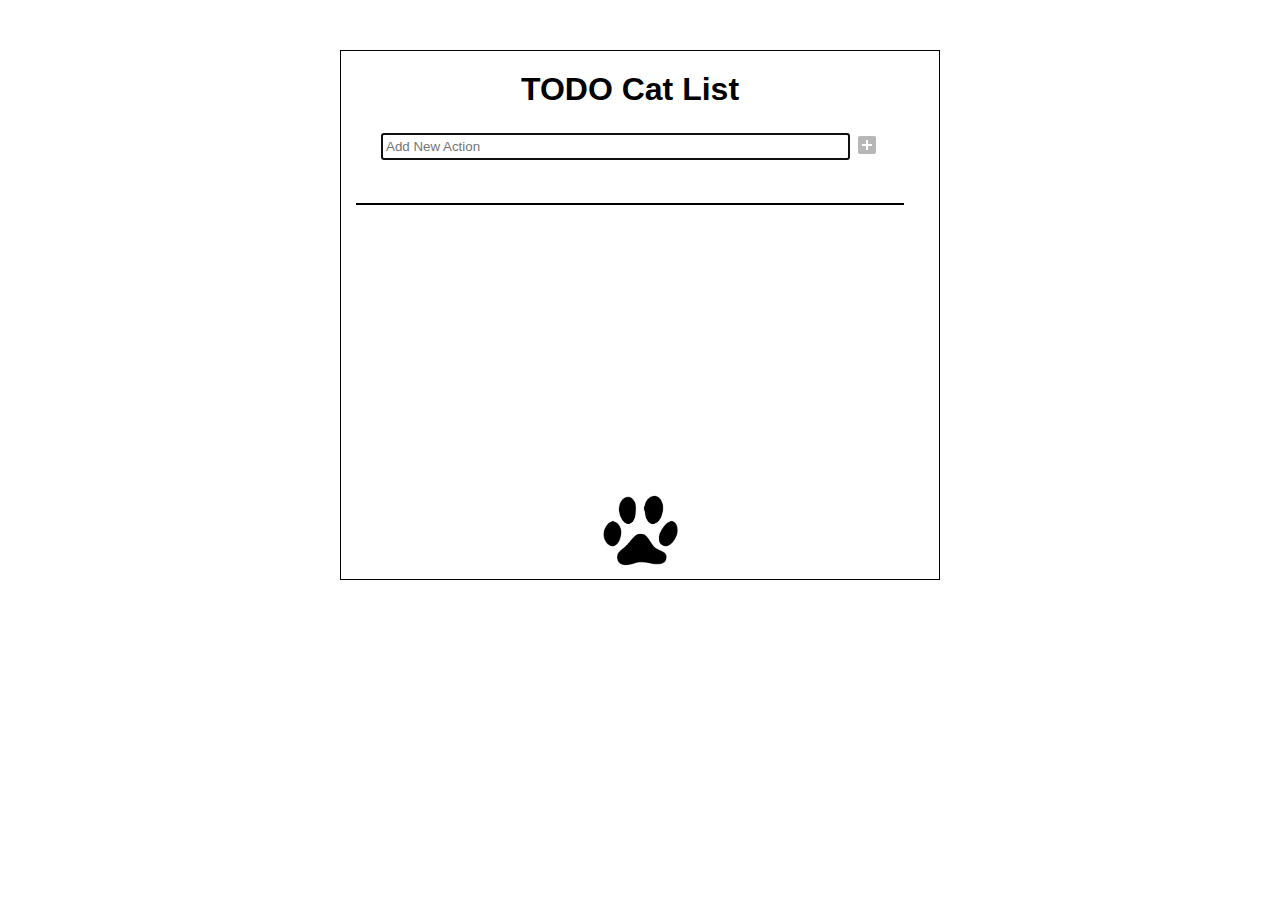
<file: FE_9_11_homework_dom/homework/index.html>
<!DOCTYPE html>
<html lang="en">
<head>
  <meta charset="UTF-8">
  <title>Homework 11 - TODO Cat List</title>
  <link rel="stylesheet" href="./assets/material-icons/material-icons.css">
  <link rel="stylesheet" href="./assets/styles.css">
</head>
<body>
  <div id="root"></div>

  <script src="./src/app.js"></script>
</body>
</html>
</file>
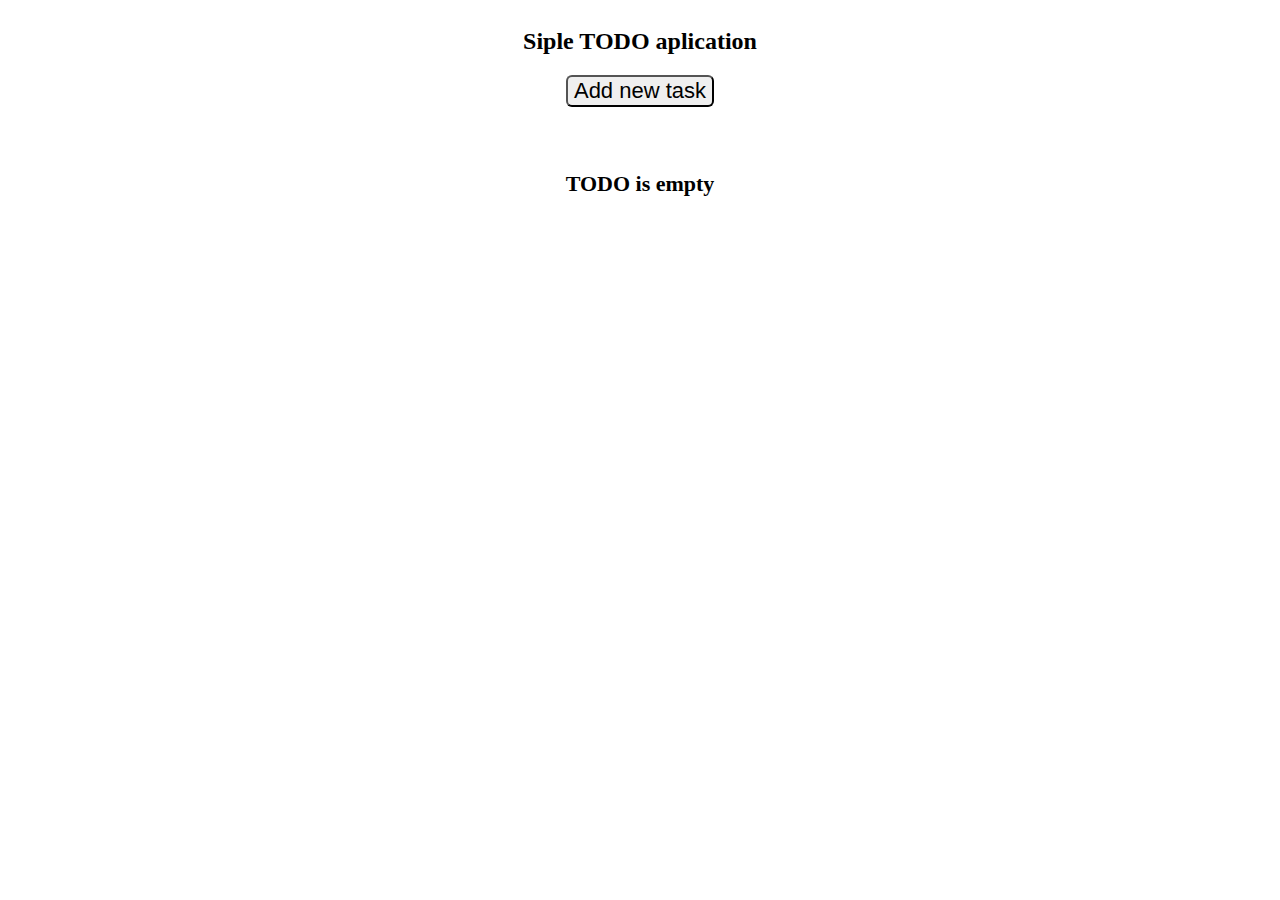
<file: FE_9_12_homework_bom/homework/index.html>
<!DOCTYPE html>
<html lang="en">

<head>
  <meta charset="UTF-8">
  <title>Homework 12 - Simple TODO List</title>
  <link rel="stylesheet" href="./assets/styles.css">
</head>

<body>
  <div id="root">
    <section id="todo-lists" class="active">
      <h2>
        Siple TODO aplication
      </h2>
      <button id="add-new-task">
        Add new task
      </button>
      <ul id="todo-list">
      </ul>
      <ul id="done-list">
      </ul>
      <h3 id="massege">
        TODO is empty
      </h3>
    </section>
    <section id="add">
      <h2>
        Add task
      </h2>
      <input type="text" id="add-task">
      <div class="button-holder">
        <button id="cancel-add">
          Cancel
        </button>
        <button id="save-add">
          Save changes
        </button>
      </div>
    </section>
    <section id="modify">
      <h2>
        Modify item
      </h2>
      <input type="text" id="modify-task">
      <div class="button-holder">
        <button id="cancel-modify">
          Cancel
        </button>
        <button id="save-modify">
          Save changes
        </button>
      </div>
    </section>
  </div>
  <script src="./src/app.js"></script>
</body>

</html>
</file>
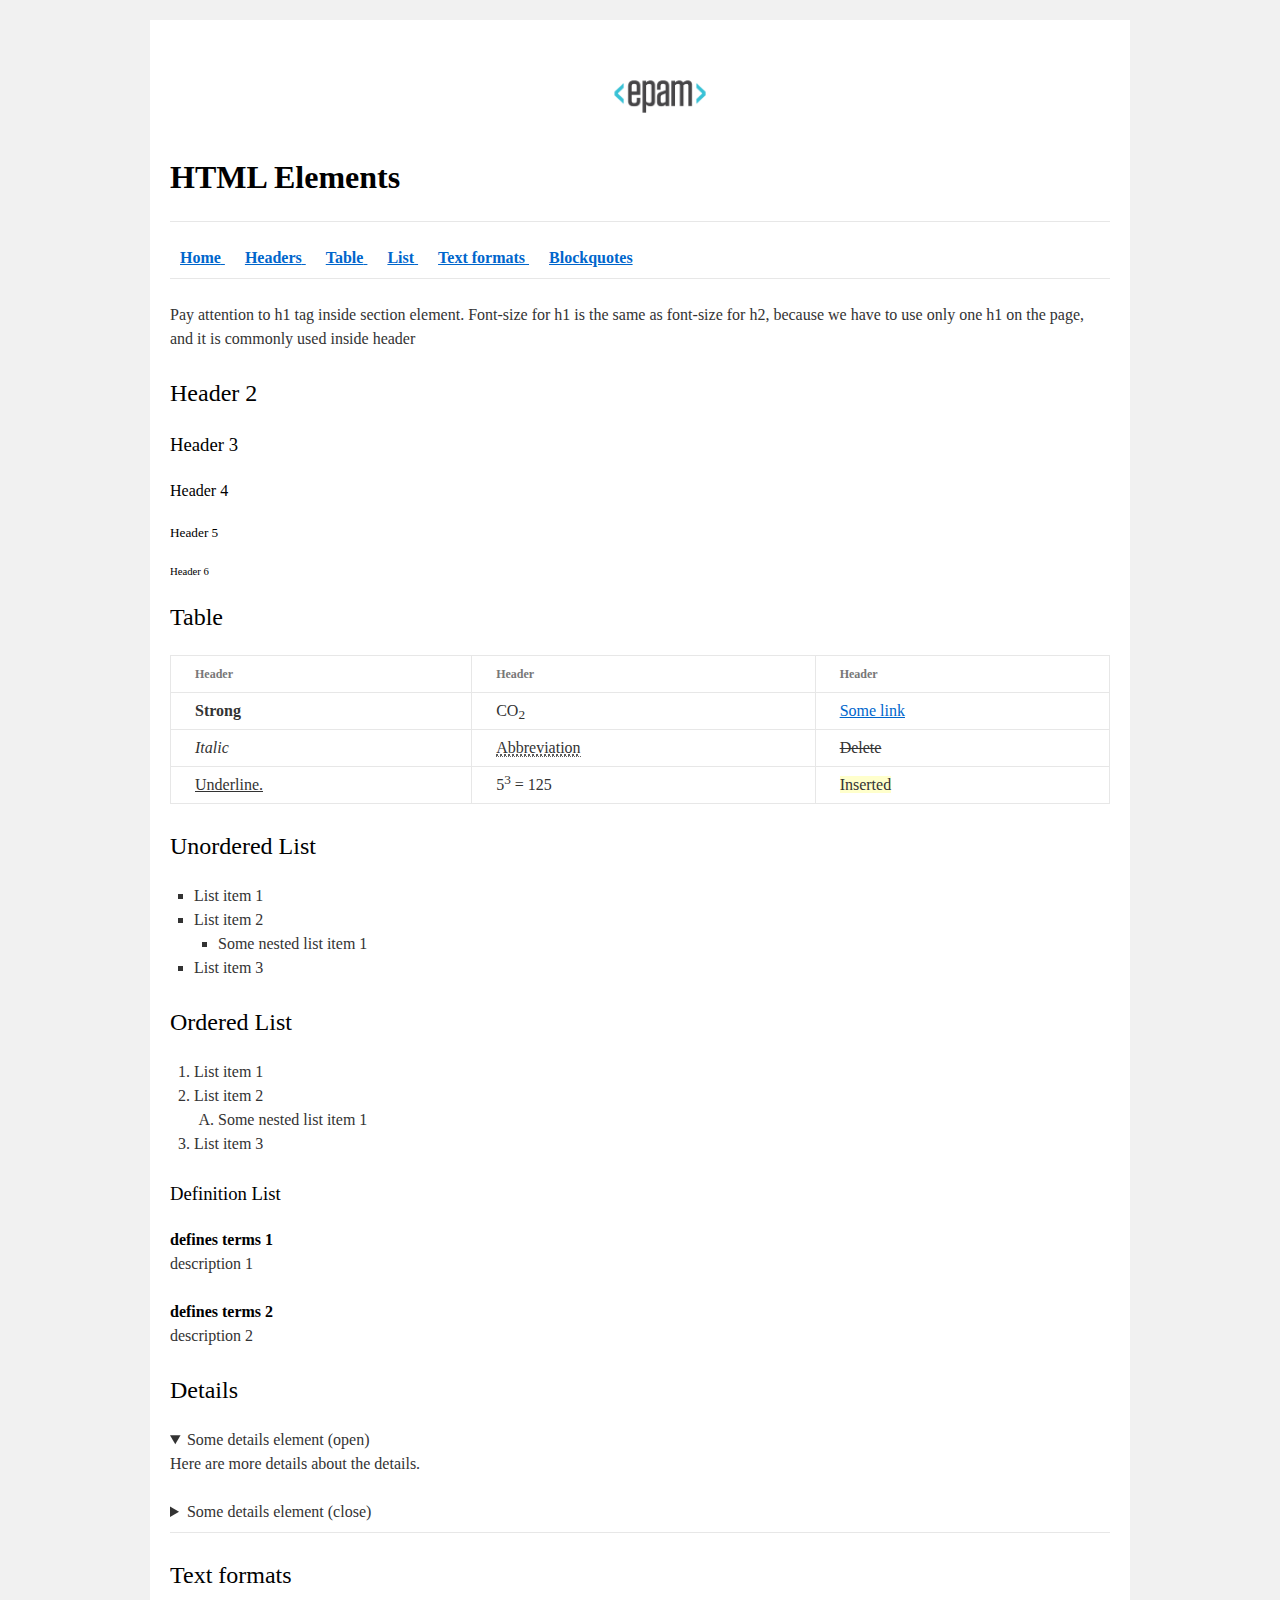
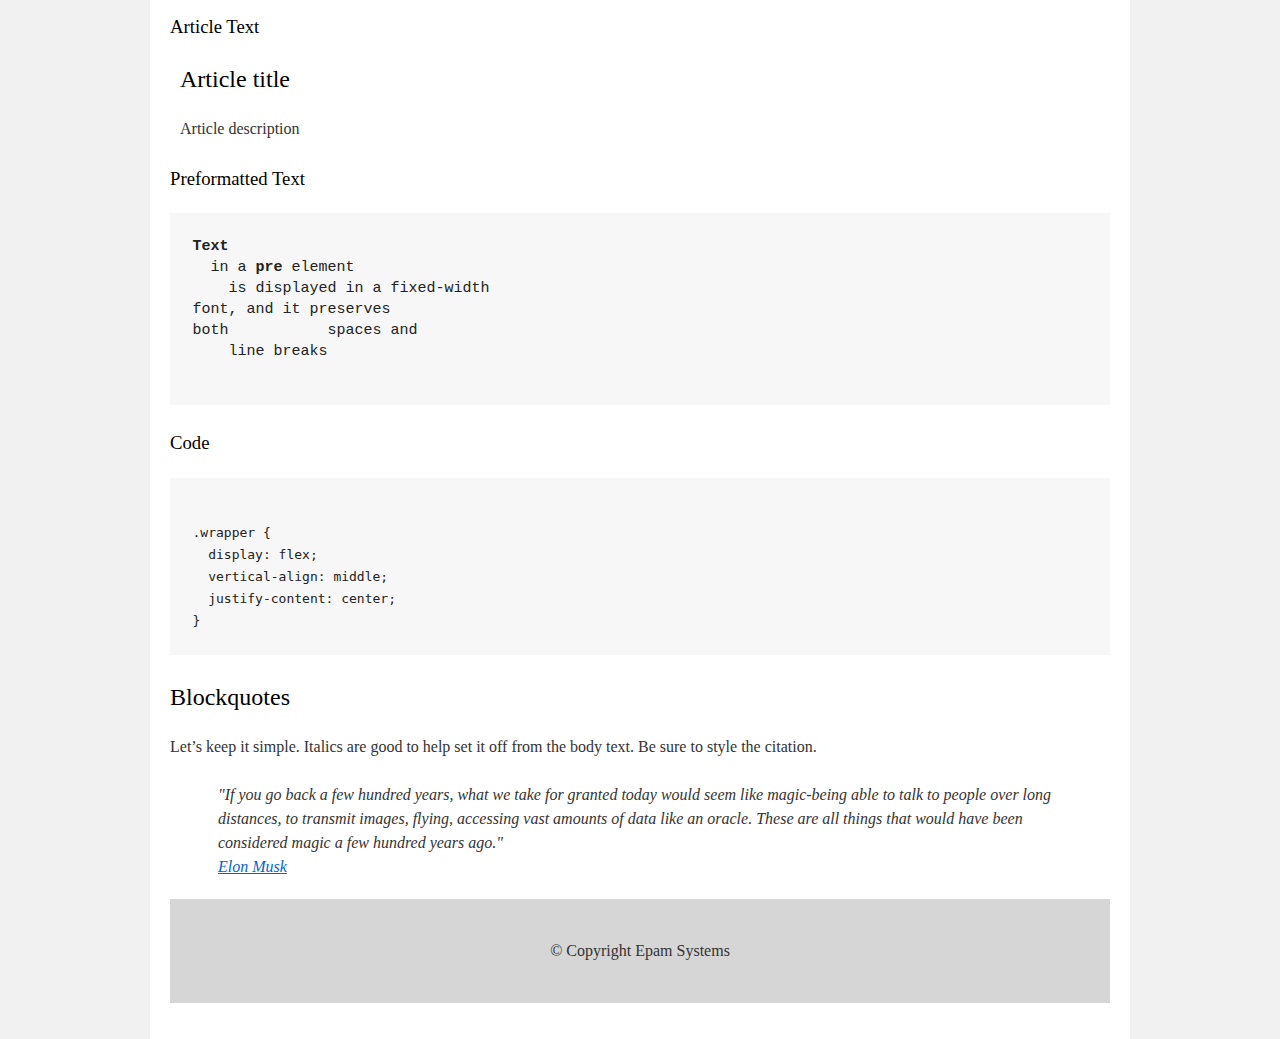
<file: FE_9_1_homework_ html-basics/homework/index.html>
<!DOCTYPE html>
<html>

<head>
  <meta charset="utf-8">
  <title>HTML Basics</title>
  <link rel="stylesheet" href="style.css">
</head>

<body>
  <div id="wrapper">
    <div id="main">
      <div id="container">
        <div id="content" role="main">

          <header>
            <img src="logo.png" alt="logoIMG">
            <h1>
              <b>HTML Elements</b>
            </h1>
            <hr>
            <nav>
              <a href="#">
                <b>Home</b>
              </a>
              <a href="#headers">
                <b>Headers</b>
              </a>
              <a href="#table">
                <b>Table</b>
              </a>
              <a href="#list">
                <b>List</b>
              </a>
              <a href="#text-formats">
                <b>Text formats</b>
              </a>
              <a href="#blockquotes">
                <b>Blockquotes</b>
              </a>
            </nav>
            <hr>
          </header>

          <main>
            <p>Pay attention to h1 tag inside section element. Font-size for h1 is the same as font-size for h2, because we
              have to use only one h1 on the page, and it is commonly used inside header
            </p>

            <div id="headers">
              <h2>Header 2</h2>
              <h3>Header 3</h3>
              <h4>Header 4</h4>
              <h5>Header 5</h5>
              <h6>Header 6</h6>
            </div>

            <div id="table">
              <h2>Table</h2>
              <table>
                <thead>
                  <tr>
                    <th>Header</th>
                    <th>Header</th>
                    <th>Header</th>
                  </tr>
                </thead>
                <tbody>
                  <tr>
                    <td>
                      <strong>Strong</strong>
                    </td>
                    <td>CO<sub>2</sub>
                    </td>
                    <td>
                      <a href="#">Some link</a>
                    </td>
                  </tr>
                  <tr>
                    <td>
                      <i>Italic</i>
                    </td>
                    <td>
                      <abbr title="some abbreviation">Abbreviation</abbr>
                    </td>
                    <td>
                      <del>Delete</del>
                    </td>
                  </tr>
                  <tr>
                    <td>
                      <u>Underline.</u>
                    </td>
                    <td>5<sup>3</sup> = 125</td>
                    <td>
                      <ins>Inserted</ins>
                    </td>
                  </tr>
                </tbody>
              </table>
            </div>

            <div id="list">
              <h2>Unordered List</h2>
              <ul>
                <li>List item 1</li>
                <li>List item 2
                  <ul>
                    <li>Some nested list item 1</li>
                  </ul>
                </li>
                <li>List item 3</li>
              </ul>
              <h2>Ordered List</h2>
              <ol>
                <li>List item 1</li>
                <li>List item 2
                  <ol>
                    <li>Some nested list item 1</li>
                  </ol>
                </li>
                <li>List item 3</li>
              </ol>
              <h3>Definition List</h3>
              <dl>
                <dt>defines terms 1</dt>
                <dd>description 1</dd>
                <dt>defines terms 2</dt>
                <dd>description 2</dd>
              </dl>
            </div>

            <h2>Details</h2>
            <details open>
              <summary>Some details element (open)</summary>
              <p>Here are more details about the details.</p>
            </details>
            <details>
              <summary>Some details element (close)</summary>
              <p>Here are more details about the details.</p>
            </details>
            <hr>

            <div id="text-formats">
              <h2>Text formats</h2>
              <h3>Article Text</h3>
              <article>
                <h2>Article title</h2>
                <p>Article description</p>
              </article>
              <h3>Preformatted Text</h3>
              <pre>
<b>Text</b>
  in a <b>pre</b> element
    is displayed in a fixed-width
font, and it preserves
both           spaces and
    line breaks
              </pre>

              <h3>Code</h3>
              <pre><code>
.wrapper {
  display: flex;
  vertical-align: middle;
  justify-content: center;
}
</code></pre>
            </div>

            <div id="blockquotes">
              <h2>Blockquotes</h2>
              <p>Let’s keep it simple. Italics are good to help set it off from the body text. Be sure to style the citation.</p>
              <blockquote>
                "If you go back a few hundred years, what we take for granted today would seem like magic-being able to talk to people over
                long distances, to transmit images, flying, accessing vast amounts of data like an oracle. These are all
                things that would have been considered magic a few hundred years ago."
                <br />
                <a href="#">Elon Musk</a>
              </blockquote>
            </div>
          </main>
          <footer>© Copyright Epam Systems</footer>
        </div>
      </div>
    </div>
  </div>
</body>
</html>
</file>
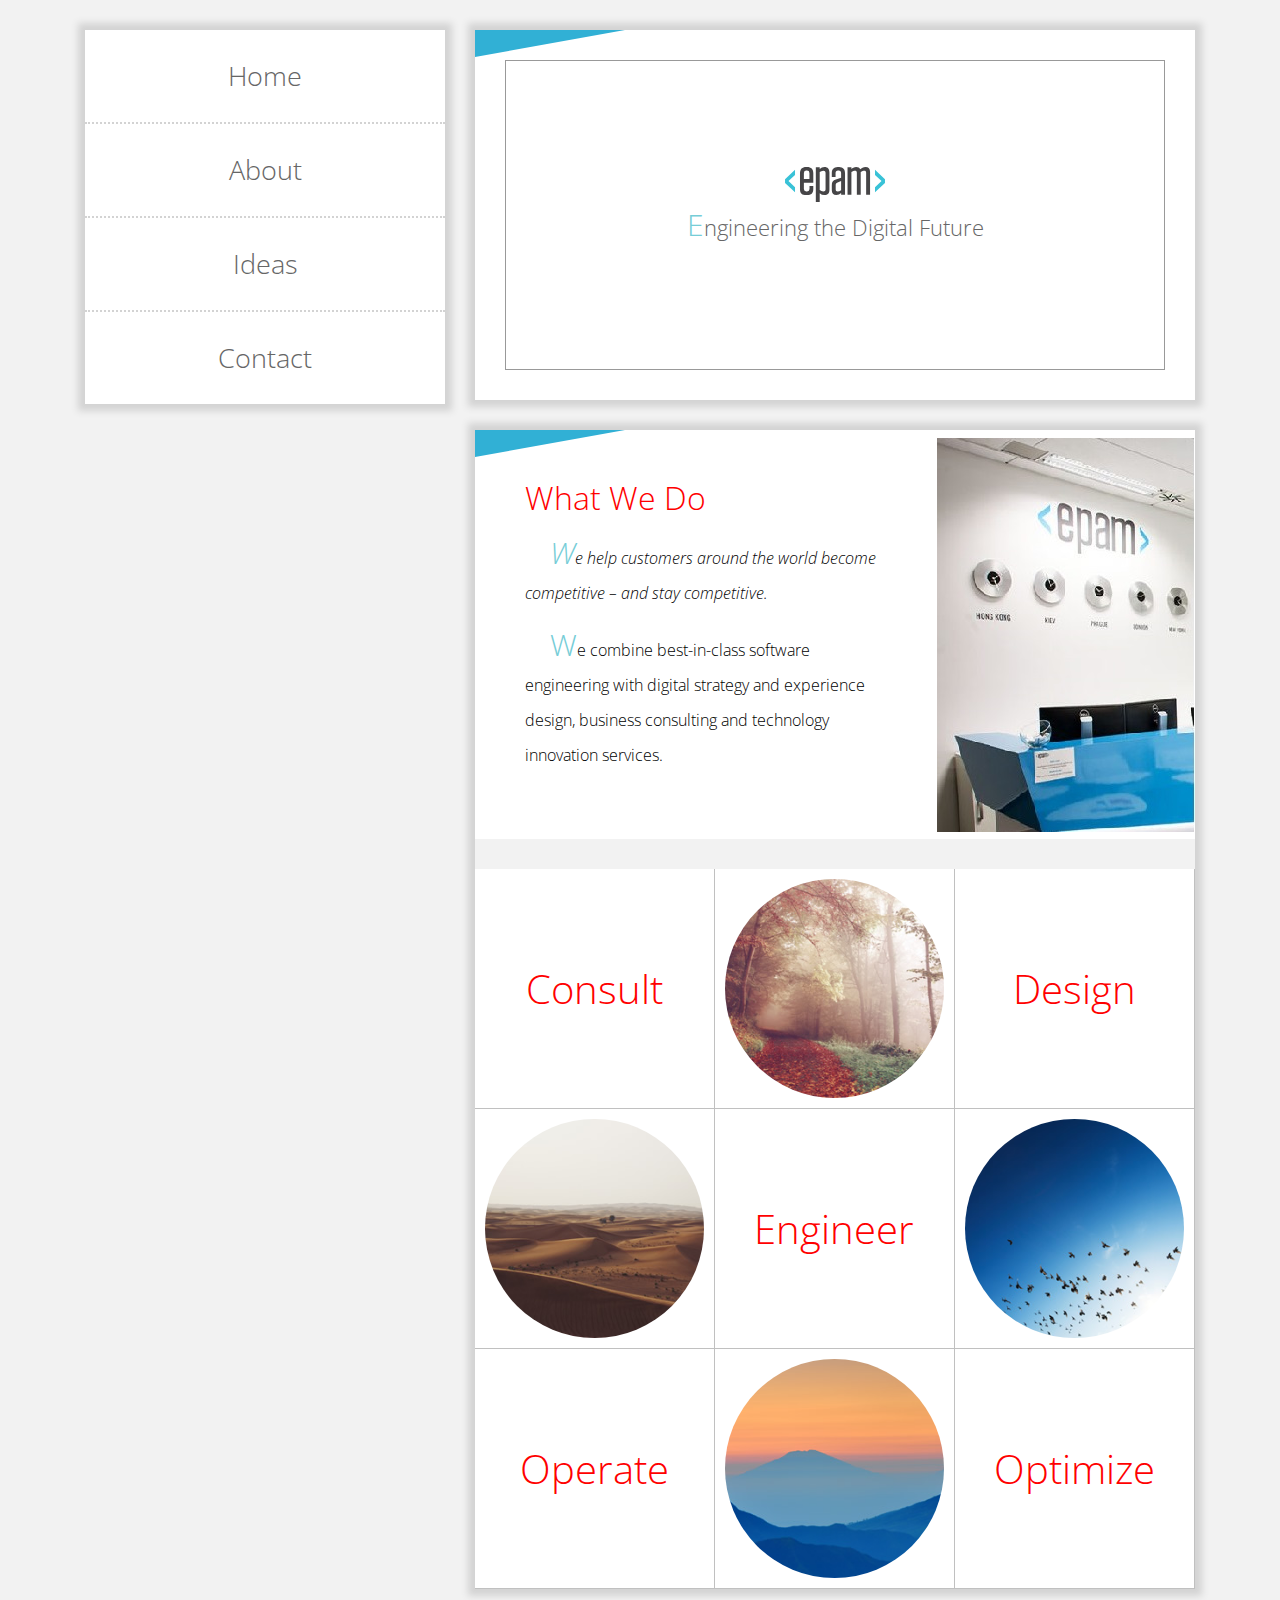
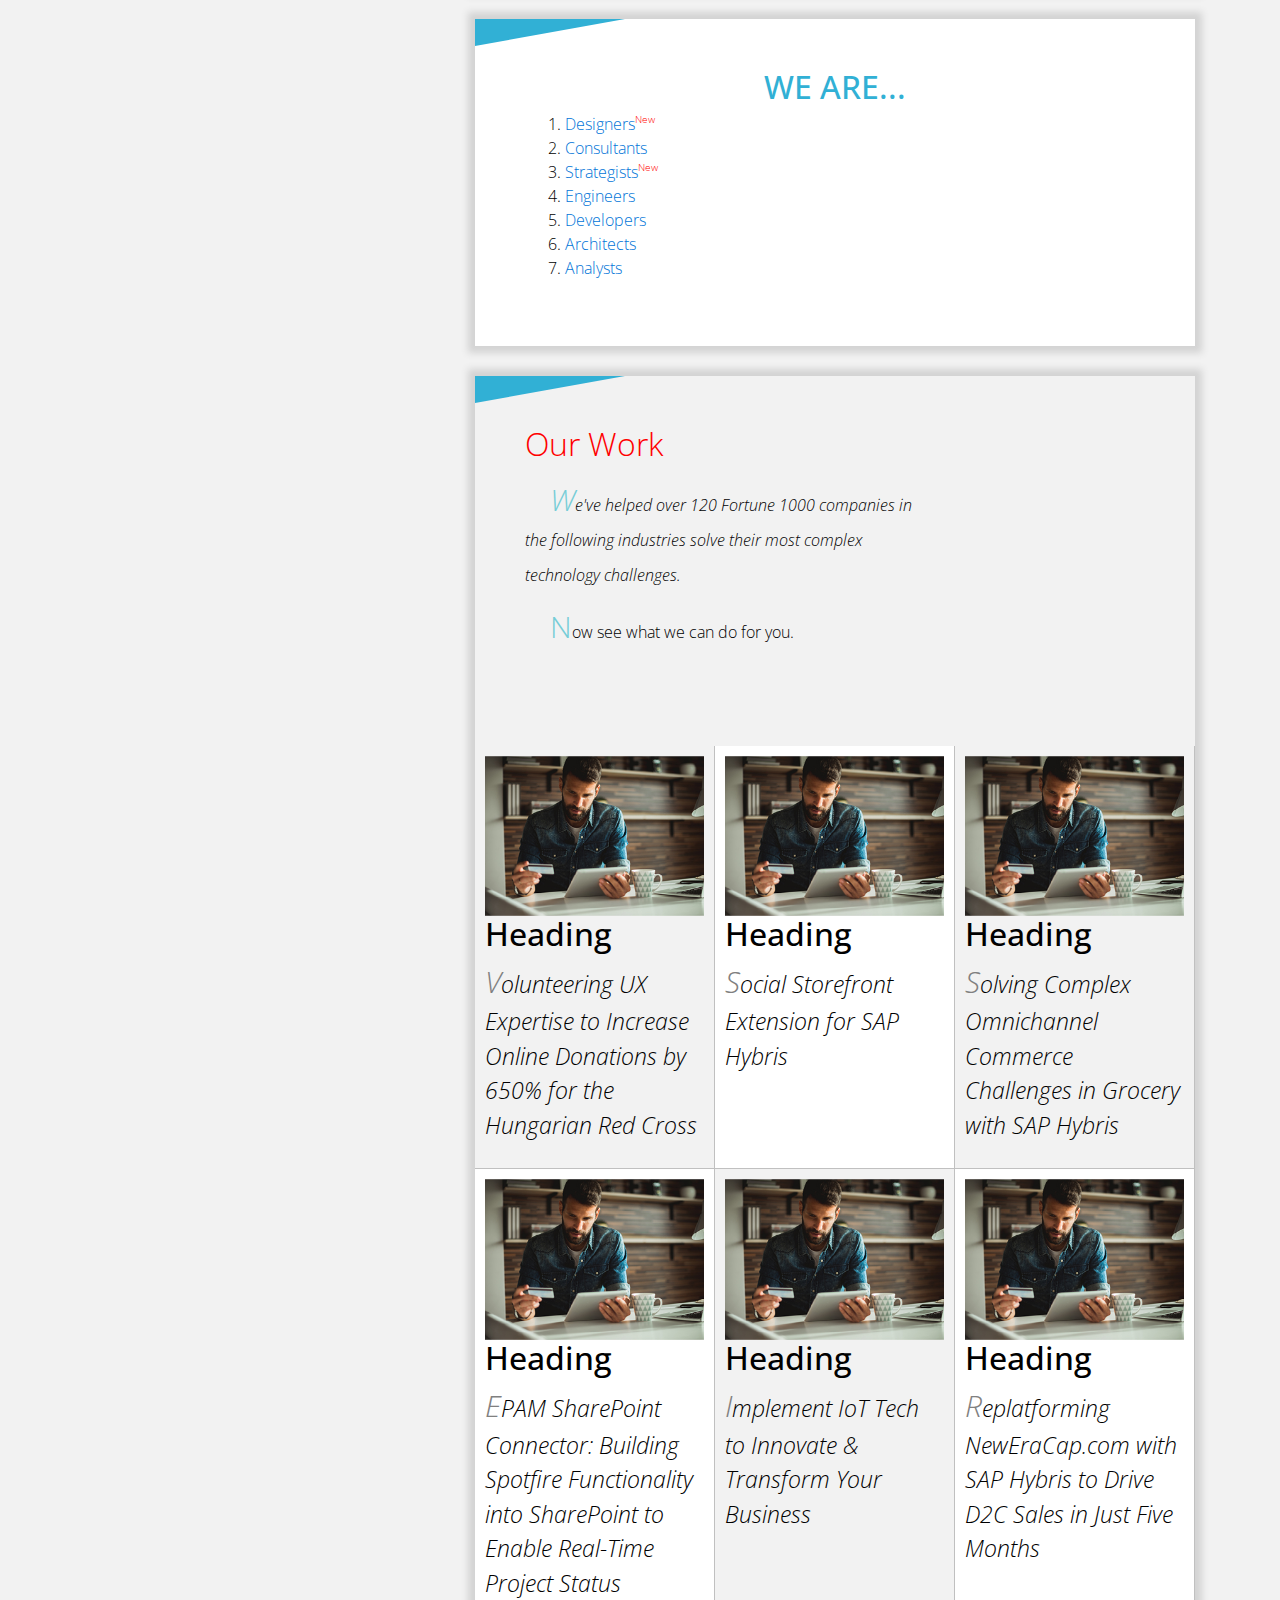
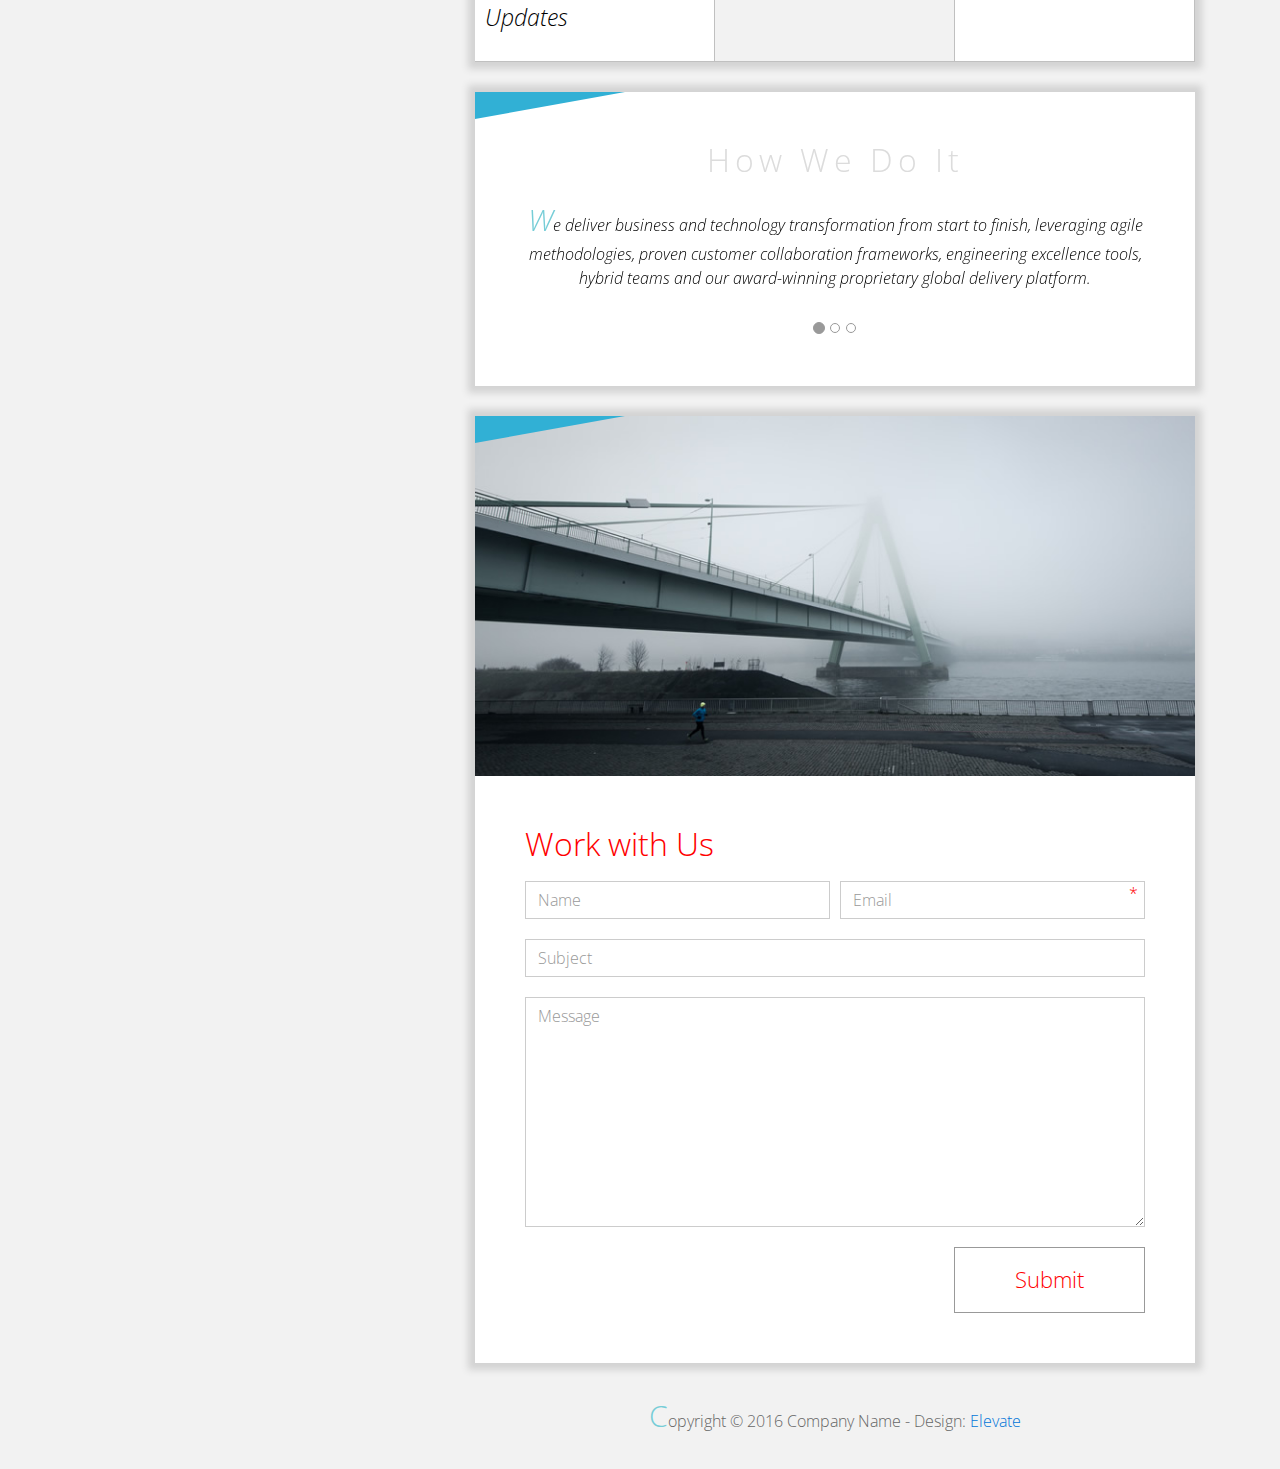
<file: FE_9_2_homework_css-basics/homework/index.html>
<!DOCTYPE html>
<html lang="en">
<head>
  <meta charset="utf-8">
  <meta http-equiv="X-UA-Compatible" content="IE=edge">
  <meta name="viewport" content="width=device-width, initial-scale=1">

  <title>CSS Basic HW</title>



  <!-- load stylesheets -->
  <link rel="stylesheet" href="http://fonts.googleapis.com/css?family=Open+Sans:300,400">
  <!-- Google web font "Open Sans" -->
  <link rel="stylesheet" href="css/bootstrap.min.css">
  <!-- Bootstrap style -->
  <link rel="stylesheet" href="css/general.css">
  <link rel="stylesheet" href="css/style.css">
  <!-- Templatemo style -->
</head>

<body>
<div class="container">

  <div class="tm-sidebar">
    <nav class="tm-main-nav">
      <ul>
        <li class="tm-nav-item"><a href="#home" class="tm-nav-item-link">Home</a></li>
        <li class="tm-nav-item"><a href="#about" class="tm-nav-item-link">About</a></li>
        <li class="tm-nav-item"><a href="#ideas" class="tm-nav-item-link">Ideas</a></li>
        <li class="tm-nav-item"><a href="#contact" class="tm-nav-item-link">Contact</a></li>
      </ul>
    </nav>
  </div>

  <div class="tm-main-content">

    <div id="home" class="tm-content-box margin-b-10">
      <div class="tm-banner">
        <div class="tm-banner-inner">
          <img src="img/EPAM_logo.svg" width="100" alt="">
          <p class="tm-banner-text">Engineering the Digital Future</p>
        </div>
      </div>
    </div>

    <section>
      <div class="tm-content-box flex-2-col">

        <div class="pad flex-item tm-team-description-container">
          <h2 class="tm-section-title">What We Do</h2>
          <p class="tm-section-description">We help customers around the world become competitive – and stay competitive.</p>
          <p class="tm-section-description"> We combine best-in-class software engineering with digital strategy and experience design, business consulting and technology innovation services.</p>
        </div>
        <div class="flex-item">
          <img src="img/image.jpg" alt="">
        </div>
        

      </div>
      <div id="about" class="tm-content-box">

        <ul class="boxes gallery-container">
          <li class="box box-bg">
            <h2 class="tm-section-title tm-section-title-box tm-box-bg-title">Consult</h2>
          </li>
          <li class="box">
            <a href="img/idea-large-01.jpg"><img src="img/idea-01.jpg" alt="Image"
                                                 class="img-fluid thumbnail"></a>
          </li>
          <li class="box box-bg">
            <h2 class="tm-section-title tm-section-title-box tm-box-bg-title">Design</h2>
          </li>
          <li class="box">
            <a href="img/idea-large-02.jpg"><img src="img/idea-02.jpg" alt="Image"
                                                 class="img-fluid thumbnail"></a>
          </li>
          <li class="box box-bg">
            <h2 class="tm-section-title tm-section-title-box tm-box-bg-title">Engineer</h2>
          </li>
          <li class="box">
            <a href="img/idea-large-03.jpg"><img src="img/idea-03.jpg" alt="Image"
                                                 class="img-fluid thumbnail"></a>
          </li>
          <li class="box box-bg">
            <h2 class="tm-section-title tm-section-title-box tm-box-bg-title">Operate</h2>
          </li>
          <li class="box">
            <a href="img/idea-large-04.jpg"><img src="img/idea-04.jpg" alt="Image"
                                                 class="img-fluid thumbnail"></a>
          </li>
          <li class="box box-bg">
            <h2 class="tm-section-title tm-section-title-box tm-box-bg-title">Optimize</h2>
          </li>
        </ul>

      </div>

    </section>

    <!-- slider -->
    <section class="heading tm-content-box">
      <div class="pad">
        <h2> WE ARE...</h2>
        <ol>
          <li><a href="index.html" class="text">Designers</a></li>
          <li><a href="index.html">Consultants</a></li>
          <li><a href="#" class="text">Strategists</a></li>
          <li><a href="#">Engineers</a></li>
          <li><a href="#">Developers</a></li>
          <li><a href="#">Architects</a></li>
          <li><a href="#">Analysts</a></li>
        </ol>
      </div>
    </section>

    <section class="blocks">
       <div class="pad flex-item tm-team-description-container">
          <h2 class="tm-section-title">Our Work</h2>
          <p class="tm-section-description">We've helped over 120 Fortune 1000 companies in the following industries solve their most complex technology challenges. </p>
          <p class="tm-section-description"> Now see what we can do for you.</p>
        </div>
      <div class="tm-content-box flex-2-col">
      </div>
      <div  class="tm-content-box">
        <ul class="boxes gallery-container">
          <li class="box">
            <img src="img/image-1.jpg" alt="Image" class="img-fluid">
            <div>
              <h2>Heading</h2>
              <p>Volunteering UX Expertise to Increase Online Donations by 650% for the Hungarian Red Cross</p>
            </div>
          </li>
          <li class="box">
            <img src="img/image-1.jpg" alt="Image" class="img-fluid">
            <div>
              <h2>Heading</h2>
              <p>Social Storefront Extension for SAP Hybris</p>
            </div>
          </li>
          <li class="box">
            <img src="img/image-1.jpg" alt="Image" class="img-fluid">
            <div>
              <h2>Heading</h2>
              <p>Solving Complex Omnichannel Commerce Challenges in Grocery with SAP Hybris</p>
            </div>
          </li>
          <li class="box">
            <img src="img/image-1.jpg" alt="Image" class="img-fluid">
            <div>
              <h2>Heading</h2>
              <p>EPAM SharePoint Connector: Building Spotfire Functionality into SharePoint to Enable Real-Time Project Status Updates</p>
            </div>
          </li>
          <li class="box">
            <img src="img/image-1.jpg" alt="Image" class="img-fluid">
            <div>
              <h2>Heading</h2>
              <p>Implement IoT Tech to Innovate &amp; Transform Your Business</p>
            </div>
          </li>
          <li class="box">
            <img src="img/image-1.jpg" alt="Image" class="img-fluid">
            <div>
              <h2>Heading</h2>
              <p>Replatforming NewEraCap.com with SAP Hybris to Drive D2C Sales in Just Five Months</p>
            </div>
          </li>
        </ul>

      </div>
    </section>

    <section id="ideas">
      <div id="tmCarousel" class="carousel slide tm-content-box" data-ride="carousel">

        <ol class="carousel-indicators">
          <li data-target="#tmCarousel" data-slide-to="0" class="active"></li>
          <li data-target="#tmCarousel" data-slide-to="1" class=""></li>
          <li data-target="#tmCarousel" data-slide-to="2" class=""></li>
        </ol>

        <div class="carousel-inner" role="listbox">

          <div class="carousel-item active">
            <div class="carousel-content">
              <div class="flex-item">
                <h2 class="tm-section-title">How We Do It</h2>
                <p class="tm-section-description carousel-description">We deliver business and technology transformation from start to finish, leveraging agile methodologies, proven customer collaboration frameworks, engineering excellence tools, hybrid teams and our award-winning proprietary global delivery platform.</p>
              </div>
            </div>
          </div>

          <div class="carousel-item">
            <div class="carousel-content">
              <div class="flex-item">
                <h2 class="tm-section-title">Our Clients</h2>
                <p class="tm-section-description carousel-description">Lorem ipsum dolor sit amet,
                  consectetur adipiscing elit. Quisque vel nisi pharetra nibh varius pharetra ac
                  sagittis nisi. Etiam pharetra vestibulum hendrerit. Pellentesque interdum metus
                  sed massa rutrum.</p>
              </div>
            </div>
          </div>

          <div class="carousel-item">
            <div class="carousel-content">
              <div class="flex-item">
                <h2 class="tm-section-title">Our Projects</h2>
                <p class="tm-section-description carousel-description">Donec ex libero, fringilla
                  vitae purus sit amet, rhoncus pharetra lorem. Pellentesque id sem id lacus
                  ultricies vehicula. Aliquam rutrum mi non. Pellentesque interdum metus sed massa
                  rutrum.</p>
              </div>
            </div>
          </div>

        </div>

      </div>
    </section>

    <section class="tm-content-box">
      <img src="img/contact.jpg" alt="Contact image" class="img-fluid">

      <div id="contact" class="pad">
        <h2 class="tm-section-title">Work with Us</h2>
        <form action="#contact" method="get" class="contact-form">

          <div class="form-group col-xs-12 col-sm-12 col-md-6 col-lg-6 form-group-2-col-left">
            <input type="text" id="contact_name" name="contact_name" class="form-control"
                   placeholder="Name" required/>
          </div>
          <div class="form-group col-xs-12 col-sm-12 col-md-6 col-lg-6 form-group-2-col-right mandatory-field">
            <input type="email" id="contact_email" name="contact_email" class="form-control"
                   placeholder="Email" required/>
          </div>
          <div class="form-group">
            <input type="text" id="contact_subject" name="contact_subject" class="form-control"
                   placeholder="Subject" required/>
          </div>
          <div class="form-group">
            <textarea id="contact_message" name="contact_message" class="form-control" rows="9"
                      placeholder="Message" required></textarea>
          </div>

          <button type="submit" class="btn btn-primary submit-btn">Submit</button>

        </form>
      </div>
    </section>

    <footer class="tm-footer">
      <p class="text-xs-center">Copyright &copy; 2016 Company Name

        - Design: <a rel="nofollow" href="http://www.templatemo.com/tm-481-elevate"
                     target="_parent">Elevate</a></p>
    </footer>

  </div>

</div>

</body>
</html>
</file>
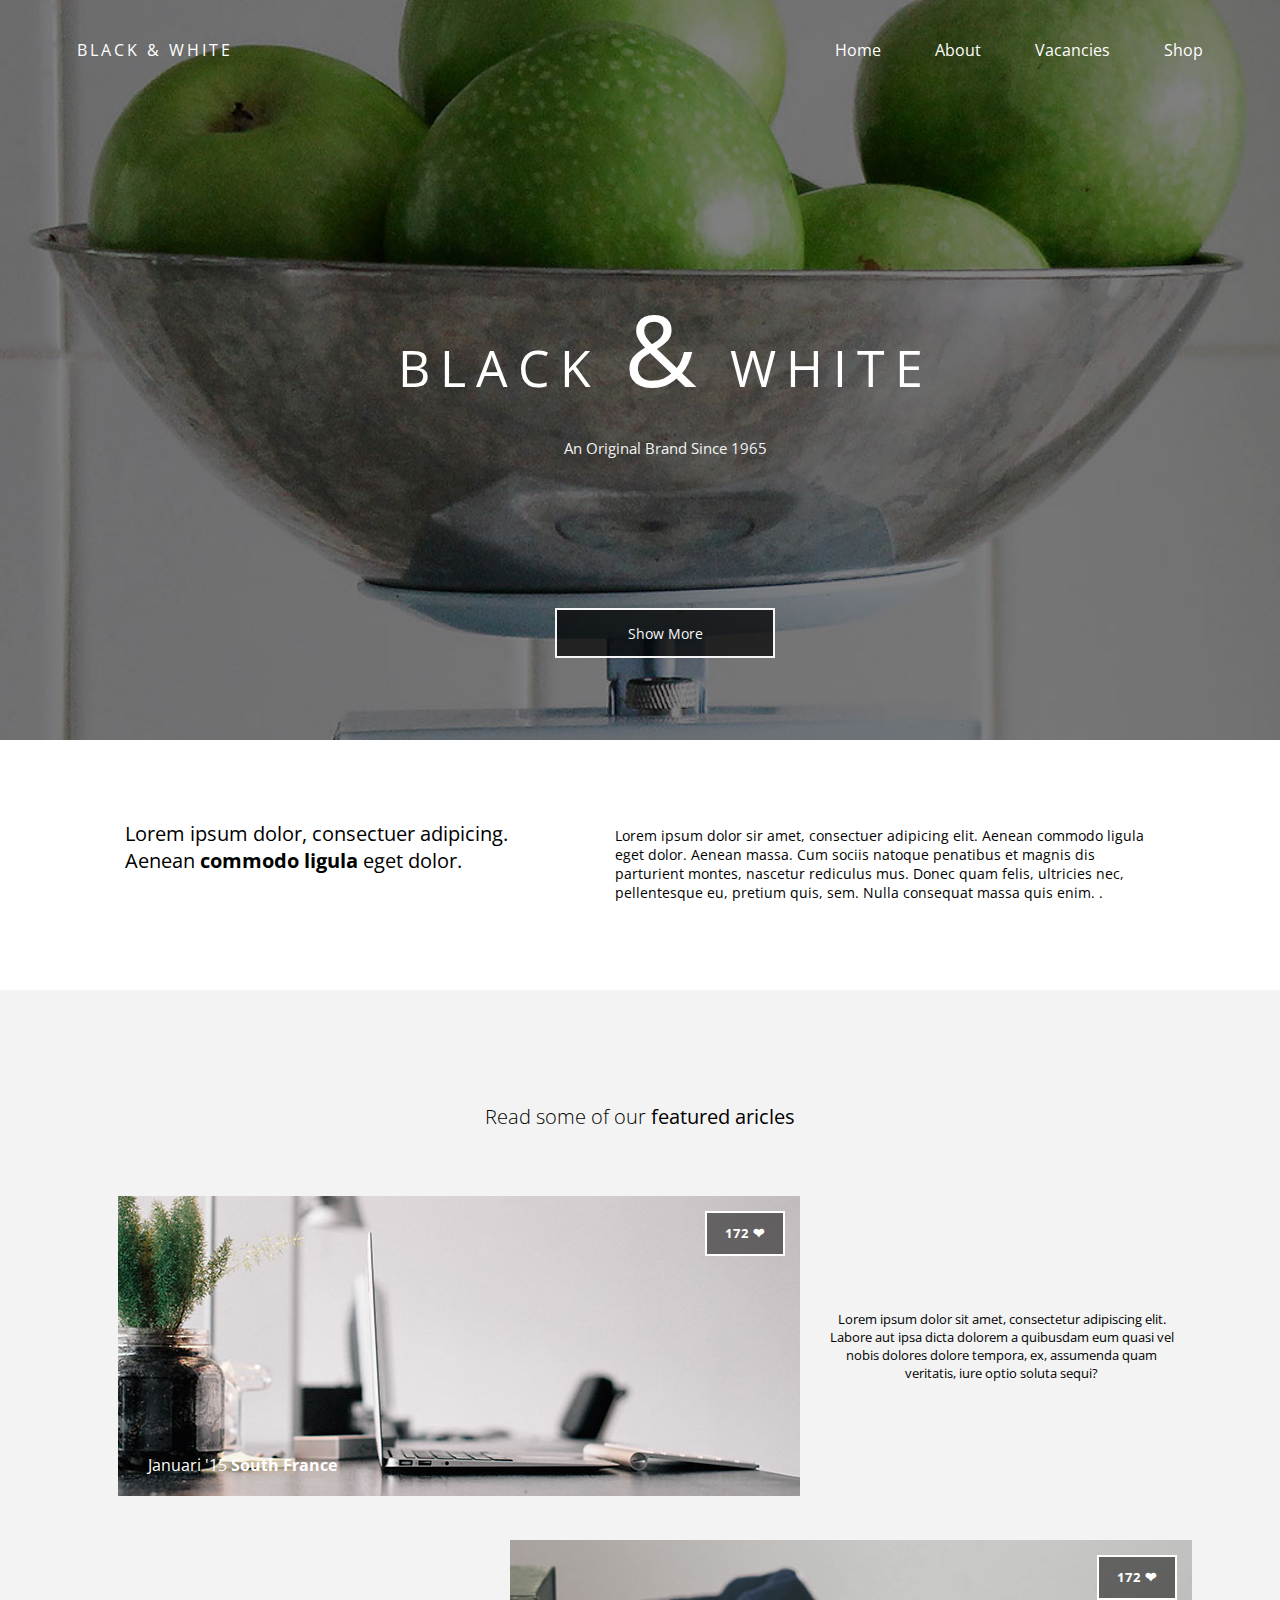
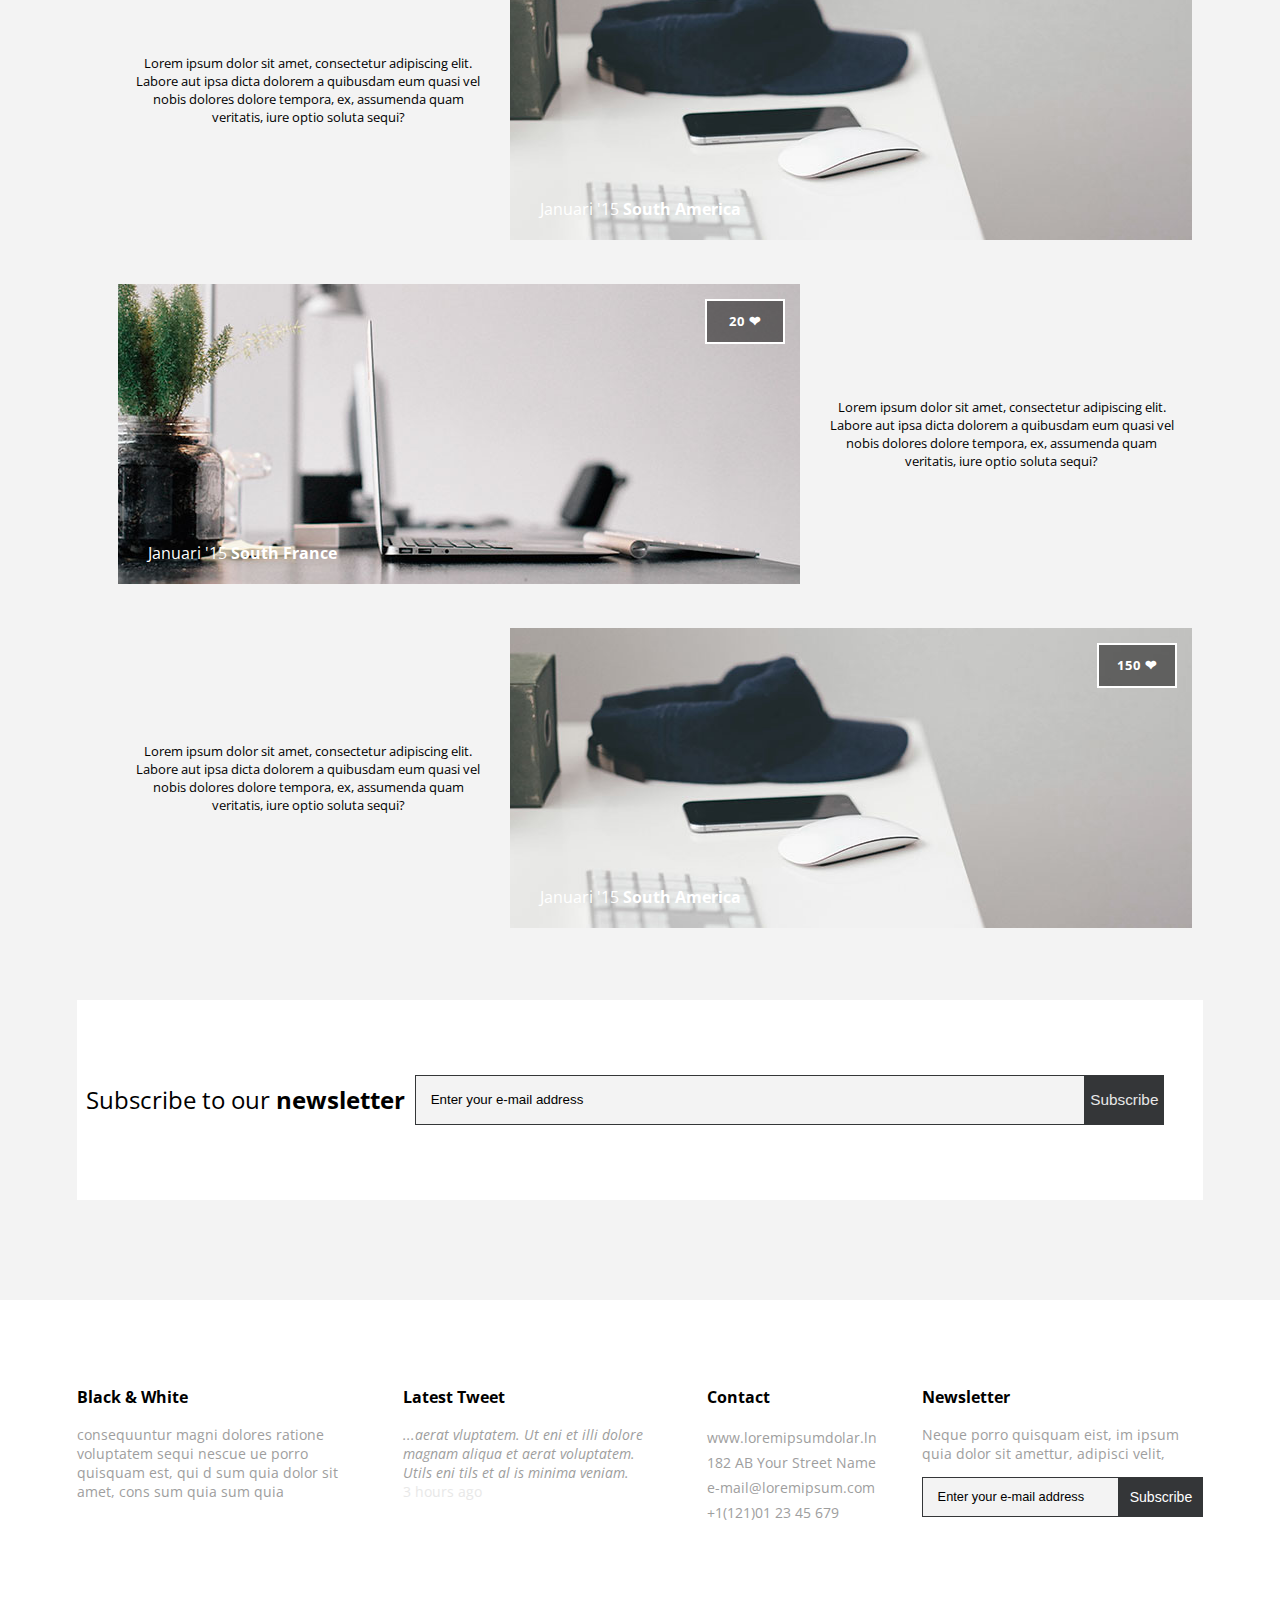
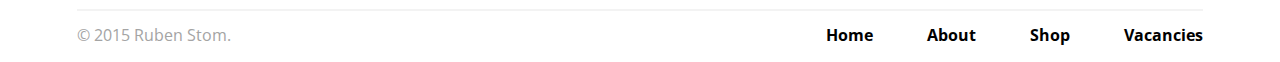
<file: FE_9_4_homework_css-layouts/homework/index.html>
<!DOCTYPE html>
<html lang="en">

<head>
  <meta charset="UTF-8">
  <meta name="viewport" content="width=device-width, initial-scale=1.0">
  <meta http-equiv="X-UA-Compatible" content="ie=edge">
  <title>CSS Layouts</title>
  <link rel="stylesheet" type="text/css" media="screen" href="css/style.css" />
  <link rel="stylesheet" href="http://fonts.googleapis.com/css?family=Open+Sans">

</head>

<body>

  <header>
    <div class="header-container">
      <div class="header-box-1">
        <p>BLACK &#38; WHITE</p>
      </div>
      <div class="header-box-2">
        <nav>
          <a href="#">Home</a>
          <a href="#">About</a>
          <a href="#">Vacancies</a>
          <a href="#">Shop</a>
        </nav>
      </div>
    </div>
    <div class="bg-text">
      <p class="main-text">BLACK
        <span>&#38;</span> WHITE
      </p>
      <br>
      <p class="mini-info">An Original Brand Since 1965</p>
      <a class="show-more-button" href="#">Show More</a>
    </div>
  </header>




  <div class="container"></div>

  <div class="article">
    <div class="a-box-1">Lorem ipsum dolor, consectuer adipicing. Aenean
      <strong>commodo ligula</strong> eget dolor.</div>
    <div class="a-box-2">Lorem ipsum dolor sir amet, consectuer adipicing elit. Aenean commodo ligula eget dolor. Aenean massa. Cum sociis natoque
      penatibus et magnis dis parturient montes, nascetur rediculus mus. Donec quam felis, ultricies nec, pellentesque eu,
      pretium quis, sem. Nulla consequat massa quis enim. .</div>
  </div>

  <section class="content">

    <h1>
      Read some of our
      <strong>featured aricles</strong>
    </h1>
    <div class="imageContainer">
      <div class="block-1">
        <div class="img1">
          <p class="imgText">Januari '15
            <strong>South France</strong>
          </p>
          <a class="imgButton" href="">172
            <span>&#10084;</span>
          </a>
        </div>
        <p class="article-text">Lorem ipsum dolor sit amet, consectetur adipiscing elit. Labore aut ipsa dicta dolorem a quibusdam eum quasi vel
          nobis dolores dolore tempora, ex, assumenda quam veritatis, iure optio soluta sequi?</p>
      </div>
      <div class="block-2">
        <p class="article-text">Lorem ipsum dolor sit amet, consectetur adipiscing elit. Labore aut ipsa dicta dolorem a quibusdam eum quasi vel
          nobis dolores dolore tempora, ex, assumenda quam veritatis, iure optio soluta sequi?</p>
        <div class="img2">
          <p class="imgText">Januari '15
            <strong>South America</strong>
          </p>
          <a class="imgButton" href="">172
            <span>&#10084;</span>
          </a>
        </div>
      </div>
      <div class="block-3">
        <div class="img3">
          <p class="imgText">Januari '15
            <strong>South France</strong>
          </p>
          <a class="imgButton" href="">20
            <span>&#10084;</span>
          </a>
        </div>
        <p class="article-text">Lorem ipsum dolor sit amet, consectetur adipiscing elit. Labore aut ipsa dicta dolorem a quibusdam eum quasi vel
          nobis dolores dolore tempora, ex, assumenda quam veritatis, iure optio soluta sequi?</p>
      </div>

      <div class="block-4">
        <p class="article-text">Lorem ipsum dolor sit amet, consectetur adipiscing elit. Labore aut ipsa dicta dolorem a quibusdam eum quasi vel
          nobis dolores dolore tempora, ex, assumenda quam veritatis, iure optio soluta sequi?</p>
        <div class="img4">
          <p class="imgText">Januari '15
            <strong>South America</strong>
          </p>
          <a class="imgButton" href="">150
            <span>&#10084;</span>
          </a>
        </div>
      </div>

    </div>
    <div class="newsLetter">
      <p>Subscribe to our
        <strong>newsletter</strong>
      </p>
      <form>
        <input class="input-group-field" type="email" placeholder="Enter your e-mail address" required>
        <button class="button">Subscribe</button>
      </form>
    </div>
  </section>

  <section class="info">
    <div class="box-1">
      <h3>Black &#38; White</h3>
      <p>consequuntur magni dolores ratione voluptatem sequi nescue ue porro quisquam est, qui d sum quia dolor sit amet, cons
        sum quia sum quia</p>
    </div>
    <div class="box-2">
      <h3>Latest Tweet</h3>
      <p>...aerat vluptatem. Ut eni et illi dolore magnam aliqua et aerat voluptatem. Utils eni tils et al is minima veniam.
        <br>
        <span>3 hours ago</span>
      </p>
    </div>
    <div class="box-3">
      <h3>Contact</h3>
      <p>www.loremipsumdolar.ln 182 AB Your Street Name e-mail@loremipsum.com +1(121)01 23 45 679</p>
    </div>

    <div class="box-4">
      <h3>Newsletter</h3>
      <p>Neque porro quisquam eist, im ipsum quia dolor sit amettur, adipisci velit,</p>
      <div class="subscription-form">
        <form>
          <input class="input-group-field" type="email" placeholder="Enter your e-mail address" required>
          <button class="button">Subscribe</button>
        </form>
      </div>
    </div>
  </section>
  <footer>
    <div class="f-box-1">
      <p>&#169; 2015 Ruben Stom.</p>
    </div>
    <div class="f-box-2">
      <nav>
        <a href="#">Home</a>
        <a href="#">About</a>
        <a href="#">Shop</a>
        <a href="#">Vacancies</a>
      </nav>
    </div>
  </footer>
</body>

</html>
</file>
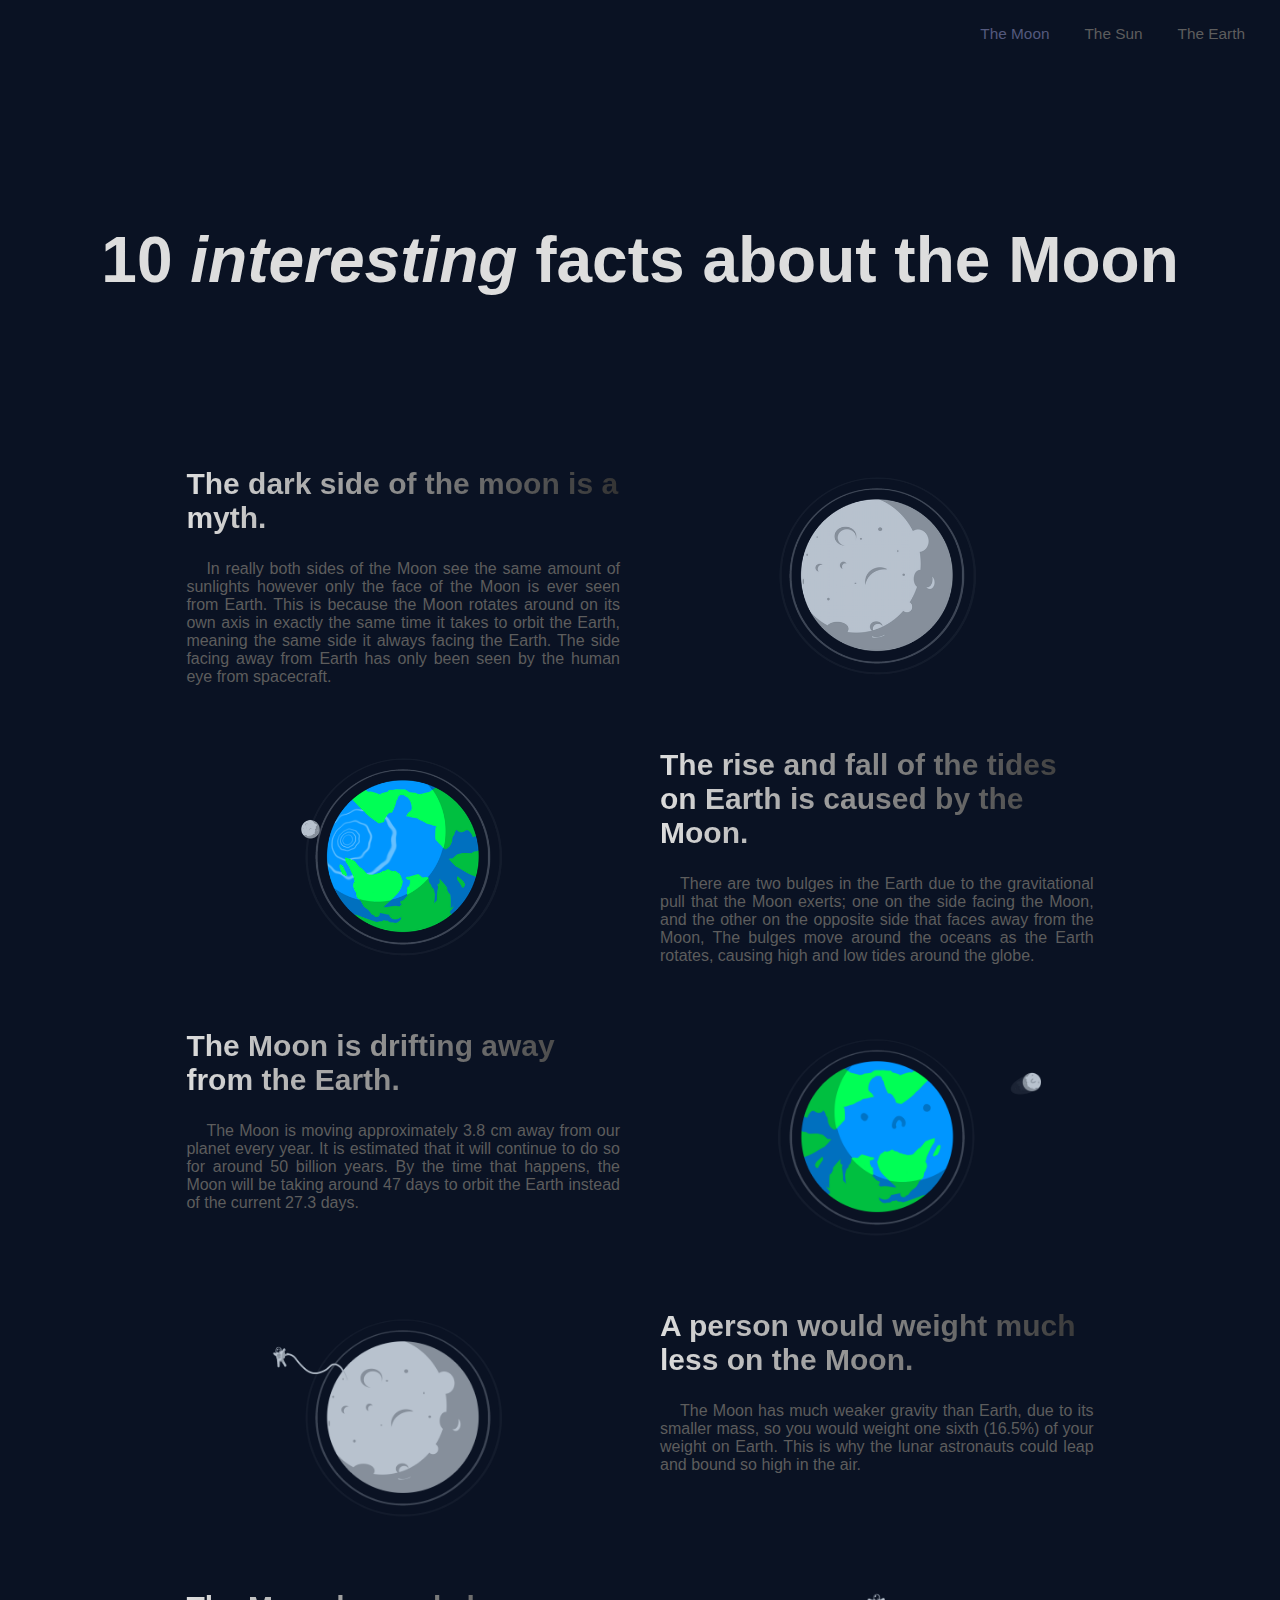
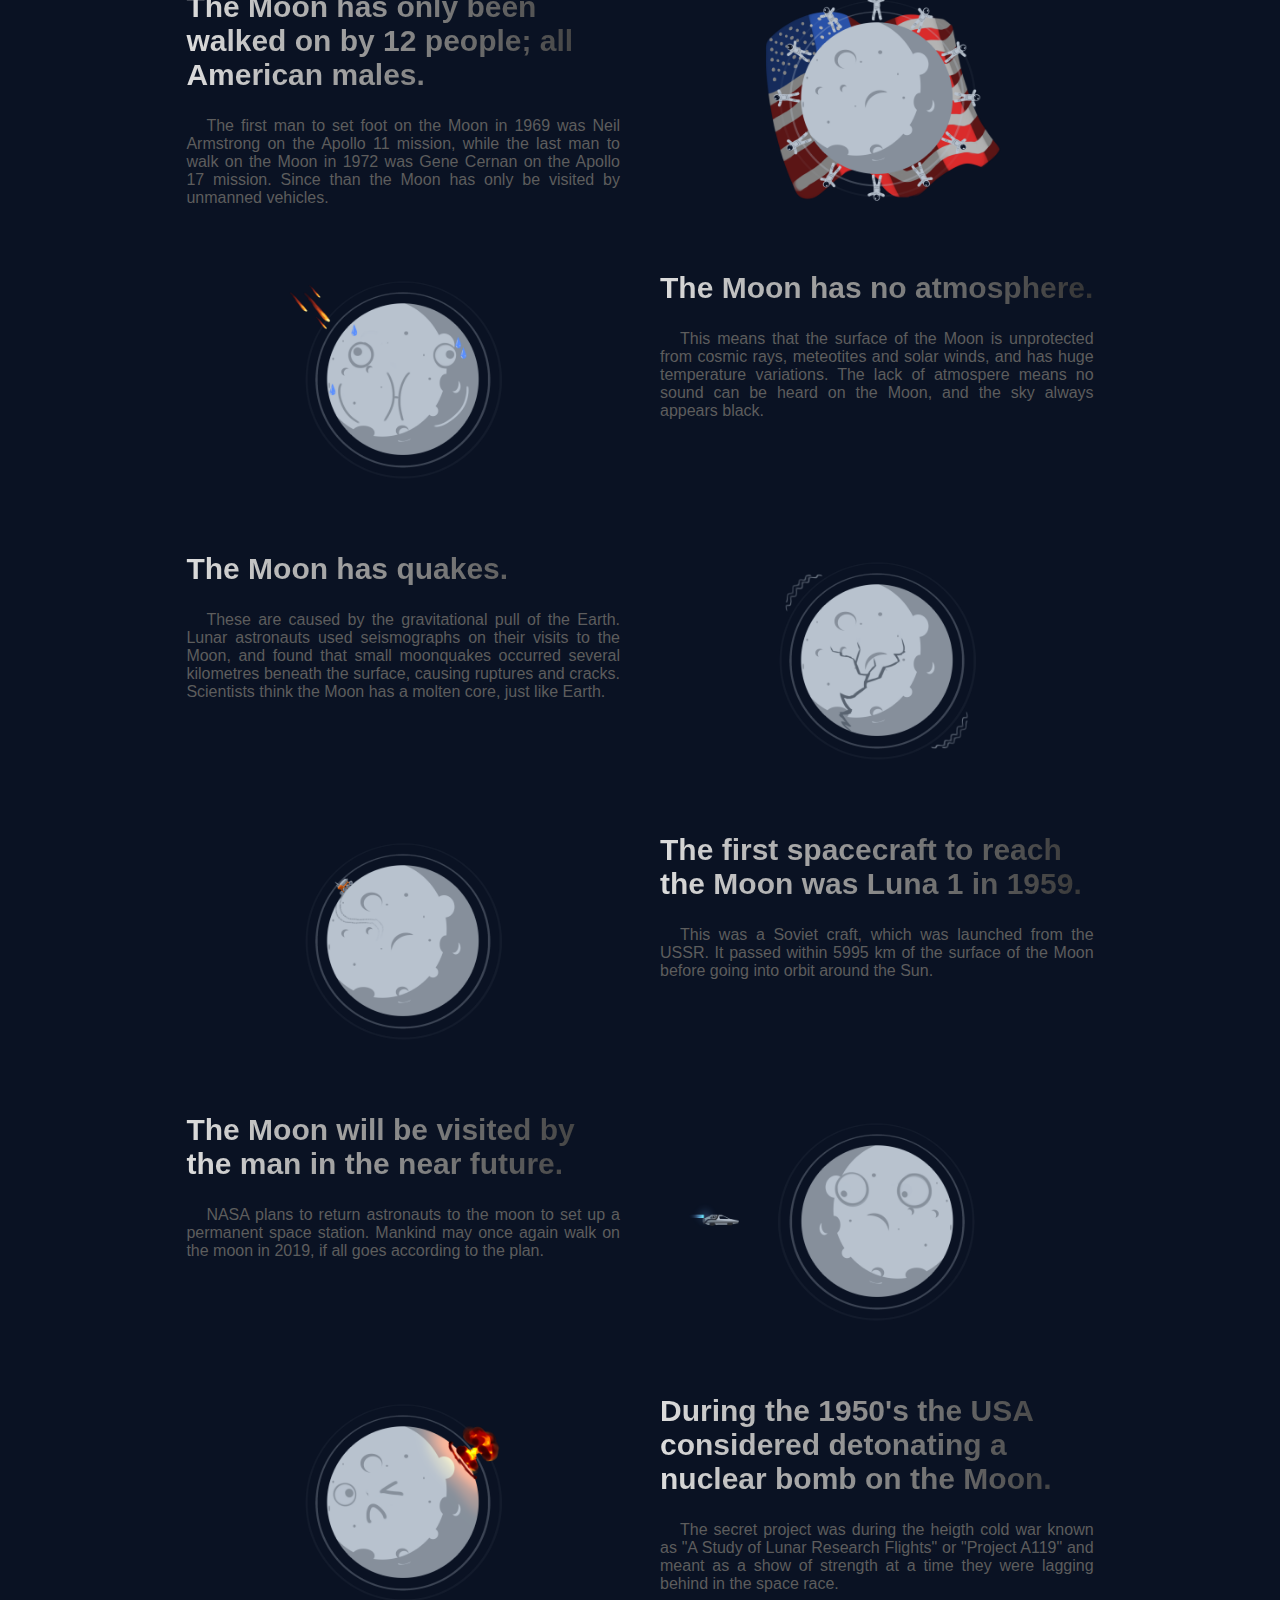
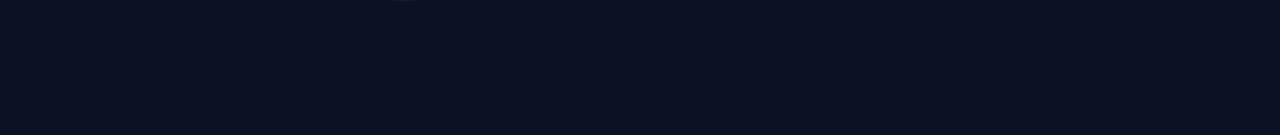
<file: FE_9_5_homework_responsive/homework/src/index.html>
<!DOCTYPE html>
<html lang="en">

<head>
  <meta charset="UTF-8">
  <meta name="viewport" content="width=device-width, initial-scale=1.0">
  <meta http-equiv="X-UA-Compatible" content="ie=edge">
  <link rel="stylesheet" href="styles.css">
  <title>Responsive</title>
</head>

<body>
  <header>
    <nav id="top-navigation">
      <ul>
        <li>
          <a href="#">The Moon</a>
        </li>
        <li>
          <a href="#">The Sun</a>
        </li>
        <li>
          <a href="#">The Earth</a>
        </li>
      </ul>

    </nav>
  </header>
  <h1>10
    <span>interesting</span> facts about the Moon</h1>
  <section class="facts">
    <div class="box">
      <div class="text">
        <h2>The dark side of the moon is a myth.</h2>
        <p>In really both sides of the Moon see the same amount of sunlights however only the face of the Moon is ever seen
          from Earth. This is because the Moon rotates around on its own axis in exactly the same time it takes to orbit
          the Earth, meaning the same side it always facing the Earth. The side facing away from Earth has only been seen
          by the human eye from spacecraft.</p>
      </div>
      <div class="image">
        <img src="../assets/dark-side.png" alt="dark side">
      </div>
    </div>
    <div class="box">
      <div class="text">
        <h2>The rise and fall of the tides on Earth is caused by the Moon.</h2>
        <p>There are two bulges in the Earth due to the gravitational pull that the Moon exerts; one on the side facing the
          Moon, and the other on the opposite side that faces away from the Moon, The bulges move around the oceans as the
          Earth rotates, causing high and low tides around the globe.</p>
      </div>
      <div class="image">
        <img src="../assets/earth-tides.png" alt="earth tides">
      </div>
    </div>
    <div class="box">
      <div class="text">
        <h2>The Moon is drifting away from the Earth.</h2>
        <p>The Moon is moving approximately 3.8 cm away from our planet every year. It is estimated that it will continue to
          do so for around 50 billion years. By the time that happens, the Moon will be taking around 47 days to orbit the
          Earth instead of the current 27.3 days.</p>
      </div>
      <div class="image">
        <img src="../assets/drifting-moon.png" alt="drifting moon">
      </div>
    </div>
    <div class="box">
      <div class="text">
        <h2>A person would weight much less on the Moon.</h2>
        <p>The Moon has much weaker gravity than Earth, due to its smaller mass, so you would weight one sixth (16.5%) of your
          weight on Earth. This is why the lunar astronauts could leap and bound so high in the air.</p>
      </div>
      <div class="image">
        <img src="../assets/less-weight-on-the-moon.png" alt="less weight on the moon">
      </div>
    </div>
    <div class="box">
      <div class="text">
        <h2>The Moon has only been walked on by 12 people; all American males.</h2>
        <p>The first man to set foot on the Moon in 1969 was Neil Armstrong on the Apollo 11 mission, while the last man to
          walk on the Moon in 1972 was Gene Cernan on the Apollo 17 mission. Since than the Moon has only be visited by unmanned
          vehicles.
        </p>
      </div>
      <div class="image">
        <img src="../assets/12-americans.png" alt="12 americans">
      </div>
    </div>
    <div class="box">
      <div class="text">
        <h2>The Moon has no atmosphere.</h2>
        <p>This means that the surface of the Moon is unprotected from cosmic rays, meteotites and solar winds, and has huge
          temperature variations. The lack of atmospere means no sound can be heard on the Moon, and the sky always appears
          black.
        </p>
      </div>
      <div class="image">
        <img src="../assets/no-atmosphere.png" alt="no atmosphere">
      </div>
    </div>
    <div class="box">
      <div class="text">
        <h2>The Moon has quakes.</h2>
        <p>These are caused by the gravitational pull of the Earth. Lunar astronauts used seismographs on their visits to the
          Moon, and found that small moonquakes occurred several kilometres beneath the surface, causing ruptures and cracks.
          Scientists think the Moon has a molten core, just like Earth.</p>
      </div>
      <div class="image">
        <img src="../assets/moon-quakes.png" alt="moon quakes">
      </div>
    </div>
    <div class="box">
      <div class="text">
        <h2>The first spacecraft to reach the Moon was Luna 1 in 1959.</h2>
        <p>This was a Soviet craft, which was launched from the USSR. It passed within 5995 km of the surface of the Moon before
          going into orbit around the Sun.</p>
      </div>
      <div class="image">
        <img src="../assets/spacecraft.png" alt="spacecraft">
      </div>
    </div>
    <div class="box">
      <div class="text">
        <h2>The Moon will be visited by the man in the near future.</h2>
        <p>NASA plans to return astronauts to the moon to set up a permanent space station. Mankind may once again walk on the
          moon in 2019, if all goes according to the plan.</p>
      </div>
      <div class="image">
        <img src="../assets/moon-station.png" alt="moon station">
      </div>
    </div>
    <div class="box">
      <div class="text">
        <h2>During the 1950's the USA considered detonating a nuclear bomb on the Moon.</h2>
        <p>The secret project was during the heigth cold war known as "A Study of Lunar Research Flights" or "Project A119"
          and meant as a show of strength at a time they were lagging behind in the space race.</p>
      </div>
      <div class="image">
        <img src="../assets/nuclear-bomb.png" alt="nuclear bomb">
      </div>
    </div>
  </section>
  <a href="#top-navigation" class="scrool">Up</a>
</body>

</html>
</file>
<file: FE_9_11_homework_dom/homework/assets/material-icons/material-icons.css>
@font-face {
  font-family: 'Material Icons';
  font-style: normal;
  font-weight: 400;
  src: url(MaterialIcons-Regular.eot); /* For IE6-8 */
  src: local('Material Icons'),
       local('MaterialIcons-Regular'),
       url(MaterialIcons-Regular.woff2) format('woff2'),
       url(MaterialIcons-Regular.woff) format('woff'),
       url(MaterialIcons-Regular.ttf) format('truetype');
}

.material-icons {
  font-family: 'Material Icons';
  font-weight: normal;
  font-style: normal;
  font-size: 24px;  /* Preferred icon size */
  display: inline-block;
  line-height: 1;
  text-transform: none;
  letter-spacing: normal;
  word-wrap: normal;
  white-space: nowrap;
  direction: ltr;

  /* Support for all WebKit browsers. */
  -webkit-font-smoothing: antialiased;
  /* Support for Safari and Chrome. */
  text-rendering: optimizeLegibility;

  /* Support for Firefox. */
  -moz-osx-font-smoothing: grayscale;

  /* Support for IE. */
  font-feature-settings: 'liga';
}
</file>
<file: FE_9_11_homework_dom/homework/assets/styles.css>
* {
    box-sizing: border-box;
    padding: 0;
    margin: 0;
}

body {
    font-family: Arial, Helvetica, sans-serif;
}

i {
    cursor: pointer;
}

.main-container {
    width: 600px;
    height: 530px;
    margin: auto;
    margin-top: 50px;
    display: flex;
    flex-direction: column;
    border: 1px solid black;
}

.header-elements {
    height: 155px;
    border-bottom: 2px solid black;
    margin-left: 15px;
    margin-right: 35px;
    display: flex;
    flex-direction: column;
    align-items: center;
}

.header-elements h1 {
    padding-top: 20px;
}

.header-input-block {
    width: 498px;
    padding-top: 25px;
    padding-bottom: 5px;
    display: flex;
    justify-content: flex-start;
}

.header-elements input {
    margin: 0 5px 0 0;
    padding: 3px;
    width: 470px;
}

.message {
    padding-top: 8px;
    animation: blinker 1.5s linear infinite;
}

@keyframes blinker {
    50% {
        opacity: 0;
    }
}

.list-items-block {
    height: 275px;
    overflow: auto;
    padding: 10px 35px 10px 10px;
}

.item {
    display: flex;
    justify-content: space-between;
}

.item div p {
    position: absolute;
    padding-left: 15px;
    padding-top: 3px;
    display: inline-block;
}

li {
    height: 25px;
}

.footer-elements {
    height: 100px;
    display: flex;
    justify-content: center;
    align-items: center;
}

.footer-elements img {
    height: 75px;
    width: auto;
}

button {
    background: none;
    border: none;
}

#items {
    list-style-type: none;
}

.item {
    padding-bottom: 5px;
    padding-top: 5px;
    text-align: center;
    cursor: move;
}

.column.dragElem {
    opacity: 0.4;
}

.column.over {
    border: 2px dashed #000;
    border-top: 2px solid blue;
}
</file>
<file: FE_9_12_homework_bom/homework/assets/styles.css>
#root > section:not(.active) {
    display: none;
}

#root {
    align-items: center;
    display: flex;
    flex-direction: column;
    margin: 0 auto;
    max-width: 700px;
}

section {
    align-items: center;
    display: flex;
    flex-direction: column;
    margin: auto;
    min-width: 100%;
}

button {
    border-radius: 6px;
    font-size: 22px;
}

ul {
    align-items: center;
    display: flex;
    flex-direction: column;
    list-style: none;
    min-width: 50%;
    padding: 0;
}

li {
    align-items: center;
    display: flex;
    font-size: 22px;
    margin-bottom: 18px;
    min-width: 100%;
}

li span {
    flex-grow: 1;
    text-align: center;
}

li img {
    cursor: pointer;
    height: 26px;
}

#done-list span {
    background-color: #555;
}

#massege {
    font-size: 22px;
    margin: 0;
}

input {
    border-radius: 6px;
    box-sizing: border-box;
    font-size: 22px;
    margin-bottom: 20px;
    min-width: 50%;
    padding: 2px 6px;
}

.button-holder {
    display: flex;
    justify-content: space-between;
    min-width: 50%;
}
</file>
<file: FE_9_1_homework_ html-basics/homework/style.css>
html, body, div, span, applet, object, iframe,
h1, h2, h3, h4, h5, h6, p, blockquote, pre,
a, abbr, acronym, address, big, cite, code,
del, dfn, em, font, img, ins, kbd, q, s, samp,
small, strike, strong, sub, sup, tt, var,
b, u, i, center,
dl, dt, dd, ol, ul, li,
fieldset, form, label, legend,
table, caption, tbody, tfoot, thead, tr, th, td{background:transparent;border:0;margin:0;padding:0;vertical-align:baseline;}body{line-height:1;}h1, h2, h3, h4, h5, h6{clear:both;font-weight:normal;}ol, ul{list-style:none;}blockquote{quotes:none;}blockquote:before, blockquote:after{content:'';content:none;}del{text-decoration:line-through;}table{border-collapse:collapse;border-spacing:0;}a img{border:none;}#container{float:left;margin:0 -240px 0 0;width:100%;}#primary,
#secondary{float:right;overflow:hidden;width:220px;}#secondary{clear:right;}#footer{clear:both;width:100%;}.one-column #content{margin:0 auto;width:640px;}.single-attachment #content{margin:0 auto;width:900px;}body,
input,
textarea,
.page-title span,
.pingback a.url{font-family:Georgia, "Bitstream Charter", serif;}h3#comments-title,
h3#reply-title,
#access .menu,
#access div.menu ul,
#cancel-comment-reply-link,
.form-allowed-tags,
#site-info,
#site-title,
#wp-calendar,
.comment-meta,
.comment-body tr th,
.comment-body thead th,
.entry-content label,
.entry-content tr th,
.entry-content thead th,
.entry-meta,
.entry-title,
.entry-utility,
#respond label,
.navigation,
.page-title,
.pingback p,
.reply,
.widget-title,
.wp-caption-text{font-family:"Helvetica Neue", Arial, Helvetica, "Nimbus Sans L", sans-serif;}input[type="submit"]{font-family:"Helvetica Neue", Arial, Helvetica, "Nimbus Sans L", sans-serif;}pre{font-family:"Courier 10 Pitch", Courier, monospace;}code{font-family:Monaco, Consolas, "Andale Mono", "DejaVu Sans Mono", monospace;}#access .menu-header,
div.menu,
#colophon,
#branding,
#main,
#wrapper{margin:0 auto;width:940px;}#wrapper{background:#fff;margin-top:20px;padding:0 20px;}#footer-widget-area{overflow:hidden;}#footer-widget-area .widget-area{float:left;margin-right:20px;width:220px;}#footer-widget-area #fourth{margin-right:0;}#site-info{float:left;font-size:14px;font-weight:bold;width:700px;}#site-generator{float:right;width:220px;}body{background:#f1f1f1;}body,
input,
textarea{color:#666;font-size:12px;line-height:18px;}hr{background-color:#e7e7e7;border:0;clear:both;height:1px;margin-bottom:18px;}p{margin-bottom:18px;}ul{list-style:square;margin:0 0 18px 1.5em;}ol{list-style:decimal;margin:0 0 18px 1.5em;}ol ol{list-style:upper-alpha;}ol ol ol{list-style:lower-roman;}ol ol ol ol{list-style:lower-alpha;}ul ul,
ol ol,
ul ol,
ol ul{margin-bottom:0;}dl{margin:0 0 24px 0;}dt{font-weight:bold;}dd{margin-bottom:18px;}strong{font-weight:bold;}cite,
em,
i{font-style:italic;}big{font-size:131.25%;}ins{background:#ffc;text-decoration:none;}blockquote{font-style:italic;padding:0 3em;}blockquote cite,
blockquote em,
blockquote i{font-style:normal;}pre{background:#f7f7f7;color:#222;line-height:18px;margin-bottom:18px;overflow:auto;padding:1.5em;}abbr,
acronym{border-bottom:1px dotted #666;cursor:help;}sup,
sub{height:0;line-height:1;position:relative;vertical-align:baseline;}sup{bottom:1ex;}sub{top:.5ex;}small{font-size:smaller;}input[type="text"],
input[type="password"],
input[type="email"],
input[type="url"],
input[type="number"],
textarea{background:#f9f9f9;border:1px solid #ccc;box-shadow:inset 1px 1px 1px rgba(0,0,0,0.1);-moz-box-shadow:inset 1px 1px 1px rgba(0,0,0,0.1);-webkit-box-shadow:inset 1px 1px 1px rgba(0,0,0,0.1);padding:2px;}a:link{color:#0066cc;}a:visited{color:#743399;}a:active,
a:hover{color:#ff4b33;}.screen-reader-text{clip:rect(1px, 1px, 1px, 1px);overflow:hidden;position:absolute !important;height:1px;width:1px;}#header{padding:30px 0 0 0;}#site-title{float:left;font-size:30px;line-height:36px;margin:0 0 18px 0;width:700px;}#site-title a{color:#000;font-weight:bold;text-decoration:none;}#site-description{color:#000;clear:right;float:right;font-style:italic;margin:15px 0 18px 0;opacity:.65;width:220px;}#branding img{border-top:4px solid #000;border-bottom:1px solid #000;display:block;float:left;}#access{background:#000;display:block;float:left;margin:0 auto;width:940px;}#access .menu-header,
div.menu{font-size:13px;margin-left:12px;width:928px;}#access .menu-header ul,
div.menu ul{list-style:none;margin:0;}#access .menu-header li,
div.menu li{float:left;position:relative;}#access a{color:#aaa;display:block;line-height:38px;padding:0 10px;text-decoration:none;}#access ul ul{box-shadow:0px 3px 3px rgba(0,0,0,0.2);-moz-box-shadow:0px 3px 3px rgba(0,0,0,0.2);-webkit-box-shadow:0px 3px 3px rgba(0,0,0,0.2);display:none;position:absolute;top:38px;left:0;float:left;width:180px;z-index:99999;}#access ul ul li{min-width:180px;}#access ul ul ul{left:100%;top:0;}#access ul ul a{background:#333;line-height:1em;padding:10px;width:160px;height:auto;}#access li:hover > a,
#access ul ul:hover > a{background:#333;color:#fff;}#access ul li:hover > ul{display:block;}#access ul li.current_page_item > a,
#access ul li.current_page_ancestor > a,
#access ul li.current-menu-ancestor > a,
#access ul li.current-menu-item > a,
#access ul li.current-menu-parent > a{color:#fff;}* html #access ul li.current_page_item a,
* html #access ul li.current_page_ancestor a,
* html #access ul li.current-menu-ancestor a,
* html #access ul li.current-menu-item a,
* html #access ul li.current-menu-parent a,
* html #access ul li a:hover{color:#fff;}#main{clear:both;overflow:hidden;padding:40px 0 0 0;}#content{margin-bottom:36px;}#content,
#content input,
#content textarea{color:#333;font-size:16px;line-height:24px;}#content p,
#content ul,
#content ol,
#content dd,
#content pre,
#content hr{margin-bottom:24px;}#content ul ul,
#content ol ol,
#content ul ol,
#content ol ul{margin-bottom:0;}#content pre,
#content kbd,
#content tt,
#content var{font-size:15px;line-height:21px;}#content code{font-size:13px;}#content dt,
#content th{color:#000;}#content h1,
#content h2,
#content h3,
#content h4,
#content h5,
#content h6{color:#000;line-height:1.5em;margin:0 0 20px 0;}#content table{border:1px solid #e7e7e7;margin:0 -1px 24px 0;text-align:left;width:100%;}#content tr th,
#content thead th{color:#777;font-size:12px;font-weight:bold;line-height:18px;padding:9px 24px;border-right: 1px solid #e7e7e7;}#content tr td{border-top:1px solid #e7e7e7;padding:6px 24px;border-right: 1px solid #e7e7e7;}#content tr.odd td{background:#f2f7fc;}.hentry{margin:0 0 48px 0;}.home .sticky{background:#f2f7fc;border-top:4px solid #000;margin-left:-20px;margin-right:-20px;padding:18px 20px;}.single .hentry{margin:0 0 36px 0;}.page-title{color:#000;font-size:14px;font-weight:bold;margin:0 0 36px 0;}.page-title span{color:#333;font-size:16px;font-style:italic;font-weight:normal;}.page-title a:link,
.page-title a:visited{color:#777;text-decoration:none;}.page-title a:active,
.page-title a:hover{color:#ff4b33;}#content .entry-title{color:#000;font-size:21px;font-weight:bold;line-height:1.3em;margin-bottom:0;}.entry-title a:link,
.entry-title a:visited{color:#000;text-decoration:none;}.entry-title a:active,
.entry-title a:hover{color:#ff4b33;}.entry-meta{color:#777;font-size:12px;}.entry-meta abbr,
.entry-utility abbr{border:none;}.entry-meta abbr:hover,
.entry-utility abbr:hover{border-bottom:1px dotted #666;}.single-author .by-author{position:absolute !important;clip:rect(1px 1px 1px 1px);clip:rect(1px, 1px, 1px, 1px);}.entry-content,
.entry-summary{clear:both;padding:12px 0 0 0;}.entry-content .more-link{white-space:nowrap;}#content .entry-summary p:last-child{margin-bottom:12px;}.entry-content fieldset{border:1px solid #e7e7e7;margin:0 0 24px 0;padding:24px;}.entry-content fieldset legend{background:#fff;color:#000;font-weight:bold;padding:0 24px;}.entry-content input{margin:0 0 24px 0;}.entry-content input.file,
.entry-content input.button{margin-right:24px;}.entry-content label{color:#777;font-size:12px;}.entry-content select{margin:0 0 24px 0;}.entry-content sup,
.entry-content sub{font-size:10px;}.entry-content blockquote.left{float:left;margin-left:0;margin-right:24px;text-align:right;width:33%;}.entry-content blockquote.right{float:right;margin-left:24px;margin-right:0;text-align:left;width:33%;}.page-link{clear:both;color:#000;font-weight:bold;line-height:48px;word-spacing:0.5em;}.page-link a:link,
.page-link a:visited{background:#f1f1f1;color:#333;font-weight:normal;padding:0.5em 0.75em;text-decoration:none;}.home .sticky .page-link a{background:#d9e8f7;}.page-link a:active,
.page-link a:hover{color:#ff4b33;}body.page .edit-link{clear:both;display:block;}#entry-author-info{background:#f2f7fc;border-top:4px solid #000;clear:both;font-size:14px;line-height:20px;margin:24px 0;overflow:hidden;padding:18px 20px;}#entry-author-info #author-avatar{background:#fff;border:1px solid #e7e7e7;float:left;height:60px;margin:0 -104px 0 0;padding:11px;}#entry-author-info #author-description{float:left;margin:0 0 0 104px;}#entry-author-info h2{color:#000;font-size:100%;font-weight:bold;margin-bottom:0;}.entry-utility{clear:both;color:#777;font-size:12px;line-height:18px;}.entry-meta a,
.entry-utility a{color:#777;}.entry-meta a:hover,
.entry-utility a:hover{color:#ff4b33;}#content .video-player{padding:0;}.format-standard .wp-video,
.format-standard .wp-audio-shortcode,
.format-audio .wp-audio-shortcode,
.format-standard .video-player{margin-bottom:24px;}.home #content .format-aside p,
.home #content .category-asides p{font-size:14px;line-height:20px;margin-bottom:10px;margin-top:0;}.format-gallery .size-thumbnail img,
.category-gallery .size-thumbnail img{border:10px solid #f1f1f1;margin-bottom:0;}.format-gallery .gallery-thumb,
.category-gallery .gallery-thumb{float:left;margin-right:20px;margin-top:-4px;}.home #content .format-gallery .entry-utility,
.home #content .category-gallery .entry-utility{padding-top:4px;}.attachment .entry-content .entry-caption{font-size:140%;margin-top:24px;}.attachment .entry-content .nav-previous a:before{content:'\2190\00a0';}.attachment .entry-content .nav-next a:after{content:'\00a0\2192';}#content img.size-auto,
#content img.size-full,
#content img.size-large,
#content img.size-medium,
#content .entry-attachment img,
#content .widget-container img{max-width:100%;height:auto;}#ie8 #content img.size-auto,
#ie8 #content img.size-full,
#ie8 #content img.size-large,
#ie8 #content img.size-medium,
#ie8 #content .entry-attachment img{width:auto;}.alignleft,
img.alignleft{display:inline;float:left;margin-right:24px;margin-top:4px;}.alignright,
img.alignright{display:inline;float:right;margin-left:24px;margin-top:4px;}.aligncenter,
img.aligncenter{clear:both;display:block;margin-left:auto;margin-right:auto;}img.alignleft,
img.alignright,
img.aligncenter{margin-bottom:12px;}.wp-caption{background:#f1f1f1;line-height:18px;margin-bottom:20px;max-width:100%;padding:4px;text-align:center;}.wp-caption img{margin:5px 5px 0;max-width:622px;}.wp-caption p.wp-caption-text{color:#777;font-size:12px;margin:5px;}.wp-smiley{margin:0;}.gallery{margin:0 auto 18px;}.gallery .gallery-item{float:left;margin-top:0;text-align:center;}.gallery-columns-1 .gallery-item{width:100%;}.gallery-columns-2 .gallery-item{width:50%;}.gallery-columns-3 .gallery-item{width:33%;}.gallery-columns-4 .gallery-item{width:25%;}.gallery-columns-5 .gallery-item{width:20%;}.gallery-columns-6 .gallery-item{width:16%;}.gallery-columns-7 .gallery-item{width:14%;}.gallery-columns-8 .gallery-item{width:12%;}.gallery-columns-9 .gallery-item{width:11%;}.gallery-columns-1 img{max-width:620px;}.gallery-columns-2 img{max-width:288px;}.gallery-columns-3 img{max-width:177px;}.gallery-columns-4 img{max-width:122px;}.gallery-columns-5 img{max-width:88px;}.gallery-columns-6 img{max-width:66px;}.gallery-columns-7 img{max-width:50px;}.gallery-columns-8 img{max-width:39px;}.gallery-columns-9 img{max-width:29px;}.gallery-item img{height:auto;}.gallery-columns-2 .attachment-medium{max-width:92%;height:auto;}.gallery-columns-4 .attachment-thumbnail{max-width:84%;height:auto;}.gallery .gallery-caption{color:#777;font-size:12px;margin:0 0 12px;}.gallery dl{margin:0;}.gallery img{border:10px solid #f1f1f1;}.gallery br+br{display:none;}#content .entry-attachment img{display:block;margin:0 auto;}.navigation{color:#777;font-size:12px;line-height:18px;overflow:hidden;}.navigation a:link,
.navigation a:visited{color:#777;text-decoration:none;}.navigation a:active,
.navigation a:hover{color:#ff4b33;}.nav-previous{float:left;width:50%;}.nav-next{float:right;text-align:right;width:50%;}#nav-above{margin:0 0 18px 0;}#nav-above{display:none;}.paged #nav-above,
.single #nav-above{display:block;}#nav-below{margin:-18px 0 0 0;}#comments{clear:both;}#comments .navigation{padding:0 0 18px 0;}h3#comments-title,
h3#reply-title{color:#000;font-size:20px;font-weight:bold;margin-bottom:0;}h3#comments-title{padding:24px 0;}.commentlist{list-style:none;margin:0;}.commentlist li.comment{border-bottom:1px solid #e7e7e7;line-height:24px;margin:0 0 24px 0;padding:0 0 0 56px;position:relative;}.commentlist li:last-child{border-bottom:none;margin-bottom:0;}#comments .comment-body ul,
#comments .comment-body ol{margin-bottom:18px;}#comments .comment-body p:last-child{margin-bottom:6px;}#comments .comment-body blockquote p:last-child{margin-bottom:24px;}.commentlist ol{list-style:decimal;}.commentlist .avatar{position:absolute;top:4px;left:0;}.comment-author{}.comment-author cite{color:#000;font-style:normal;font-weight:bold;}.comment-author .says{font-style:italic;}.comment-meta{font-size:12px;margin:0 0 18px 0;}.comment-meta a:link,
.comment-meta a:visited{color:#777;text-decoration:none;}.comment-meta a:active,
.comment-meta a:hover{color:#ff4b33;}.commentlist .even{}.commentlist .bypostauthor{}.commentlist .bypostauthor > div{background:#f2f7fc;border-top:4px solid #000;margin-bottom:10px;padding:10px 0 0 20px;}.reply{font-size:12px;padding:0 0 24px 0;}.reply a,
a.comment-edit-link{color:#777;}.reply a:hover,
a.comment-edit-link:hover{color:#ff4b33;}.commentlist .children{list-style:none;margin:0;}.commentlist .children li{border:none;margin:0;}.nopassword,
.nocomments{display:none;}#comments .pingback{border-bottom:1px solid #e7e7e7;margin-bottom:18px;padding-bottom:18px;}.commentlist li.comment+li.pingback{margin-top:-6px;}#comments .pingback p{color:#777;display:block;font-size:12px;line-height:18px;margin:0;}#comments .pingback .url{font-size:13px;font-style:italic;}input[type="submit"]{color:#333;}#respond{border-top:1px solid #e7e7e7;margin:24px 0;overflow:hidden;position:relative;}#respond p{margin:0;}#respond .comment-notes{margin-bottom:1em;}.form-allowed-tags{line-height:1em;}.children #respond{margin:0 48px 0 0;}h3#reply-title{margin:18px 0;}#comments-list #respond{margin:0 0 18px 0;}#comments-list ul #respond{margin:0;}#cancel-comment-reply-link{font-size:12px;font-weight:normal;line-height:18px;}#respond .required{color:#ff4b33;font-weight:bold;}#respond label{color:#777;font-size:12px;}#respond input{margin:0 0 9px;width:98%;}#respond textarea{width:98%;}#respond .form-allowed-tags{color:#777;font-size:12px;line-height:18px;}#respond .form-allowed-tags code{font-size:11px;}#respond .form-submit{margin:12px 0;}#respond .form-submit input{font-size:14px;width:auto;}.widget-area ul{list-style:none;margin-left:0;}.widget-area ul ul{list-style:square;margin-left:1.3em;}.widget-area select{max-width:100%;}.widget_search #s{width:60%;}.widget_search label{display:none;}.widget-container{word-wrap:break-word;-webkit-hyphens:auto;-moz-hyphens:auto;hyphens:auto;margin:0 0 18px 0;}.widget-container .wp-caption img{margin:auto;}.widget-container.widget_image .wp-caption{width:auto;}.widget-container.widget_image .wp-caption img{margin-left:-8px;}.widget-title{color:#222;font-size:14px;font-weight:bold;}.widget-area a:link,
.widget-area a:visited{text-decoration:none;}.widget-area a:active,
.widget-area a:hover{text-decoration:underline;}.widget-area .entry-meta{font-size:11px;}#wp_tag_cloud div{line-height:1.6em;}#wp-calendar{width:100%;}#wp-calendar caption{color:#222;font-size:14px;font-weight:bold;padding-bottom:4px;text-align:left;}#wp-calendar thead{font-size:11px;}#wp-calendar thead th{}#wp-calendar tbody{color:#aaa;}#wp-calendar tbody td{background:#f5f5f5;border:1px solid #fff;padding:3px 0 2px;text-align:center;}#wp-calendar tbody .pad{background:none;}#wp-calendar tfoot #next{text-align:right;}.widget_rss a.rsswidget{color:#000;}.widget_rss a.rsswidget:hover{color:#ff4b33;}.widget_rss .widget-title img{width:11px;height:11px;}#main .widget-area ul{margin-left:0;padding:0 20px 0 0;}#main .widget-area ul ul{border:none;margin-left:1.3em;padding:0;}#primary{}#secondary{}#footer-widget-area{}#main .widget-container.music-player ul{margin:0;}#footer{margin-bottom:20px;}#colophon{border-top:4px solid #000;margin-top:-4px;overflow:hidden;padding:18px 0;}#site-info{font-weight:bold;}#site-info a{color:#000;text-decoration:none;}#site-generator{font-style:italic;position:relative;}#site-generator a{background:url(images/wordpress.png) center left no-repeat;color:#666;display:inline-block;line-height:16px;padding-left:20px;text-decoration:none;}#site-generator a:hover{text-decoration:underline;}img#wpstats{display:block;margin:0 auto 10px;}pre{-webkit-text-size-adjust:140%;}code{-webkit-text-size-adjust:160%;}#access,
.entry-meta,
.entry-utility,
.navigation,
.widget-area{-webkit-text-size-adjust:120%;}#site-description{-webkit-text-size-adjust:none;}@media print{body{background:none !important;}#wrapper{clear:both !important;display:block !important;float:none !important;position:relative !important;}#header{border-bottom:2pt solid #000;padding-bottom:18pt;}#colophon{border-top:2pt solid #000;}#site-title,	#site-description{float:none;line-height:1.4em;margin:0;padding:0;}#site-title{font-size:13pt;}.entry-content{font-size:14pt;line-height:1.6em;}.entry-title{font-size:21pt;}#access,	#branding img,	#respond,	.comment-edit-link,	.edit-link,	.navigation,	.page-link,	.widget-area{display:none !important;}#container,	#header,	#footer{margin:0;width:100%;}#content,	.one-column #content{margin:24pt 0 0;width:100%;}.wp-caption p{font-size:11pt;}#site-info,	#site-generator{float:none;width:auto;}#colophon{width:auto;}img#wpstats{display:none;}#site-generator a{margin:0;padding:0;}#entry-author-info{border:1px solid #e7e7e7;}#main{display:inline;}.home .sticky{border:none;}}
img{width: 140px;vertical-align: middle; display:block; margin:0 auto;margin-left: calc(50% - 50px);margin-bottom: 20px;}nav > a{padding: 10px;color: #0279c1;}nav > a b:hover{color: #00527a;}nav > a:visited{color: #0279c1;}article{padding-left: 10px;}footer{margin-top: 20px;padding: 40px 20px;text-align: center;background: #3333;}
</file>
<file: FE_9_2_homework_css-basics/homework/css/general.css>
/* 

please don't edit this styles

*/

h2.tm-section-title{color:red}a:focus{color:#666;outline:0}ul{padding:0;margin:0}body{background-color:#f2f2f2;color:#000;font-family:'Open Sans',Helvetica,Arial,sans-serif;font-size:16px;font-weight:300;padding-top:30px;overflow-x:hidden}section:before{position:absolute;z-index:1}.box,.tm-content-box,.tm-main-nav{background-color:#fff}.tm-sidebar{position:fixed;width:360px}.tm-main-nav{font-size:1.6667em;padding-top:15px;padding-bottom:10px;text-align:center}.tm-nav-item{list-style:none;width:100%;padding:15px 30px}.tm-nav-item-link{border:1px solid transparent;color:#666;display:block;padding:10px;width:100%;-webkit-transition:all .3s ease;transition:all .3s ease}.carousel-indicators li,.tm-banner-inner{border:1px solid #999}.flex-2-col,.tm-banner-inner{display:-webkit-box;display:-webkit-flex;display:-ms-flexbox}.tm-nav-item-link.active,.tm-nav-item-link:hover{color:#666;text-decoration:none;border:1px solid #999}.tm-nav-item-link:focus{text-decoration:none}.tm-banner-text,.tm-banner-title,.tm-section-title{color:#666;font-weight:300;margin-top:0}.tm-section-title{margin-bottom:20px}.tm-section-title-box{margin-bottom:0}.tm-banner-title{font-size:3.3em;letter-spacing:2px;text-transform:uppercase}.tm-main-content{margin-left:360px;padding-left:30px}.tm-content-box{margin-bottom:30px}.pad{padding:50px}.tm-banner{height:370px;padding:30px}.tm-banner-inner{height:100%;text-align:center;display:flex;-webkit-box-orient:vertical;-webkit-box-direction:normal;-webkit-flex-direction:column;-ms-flex-direction:column;flex-direction:column;-webkit-box-align:center;-webkit-align-items:center;-ms-flex-align:center;align-items:center;-webkit-box-pack:center;-webkit-justify-content:center;-ms-flex-pack:center;justify-content:center}.tm-banner-text{font-size:1.4em}.flex-2-col{display:flex;-webkit-box-align:center;-webkit-align-items:center;-ms-flex-align:center;align-items:center}.boxes,.tm-box-bg-title{display:-webkit-box;display:-webkit-flex;display:-ms-flexbox}.flex-item{-webkit-box-flex:0 1 auto;-webkit-flex:0 1 auto;-ms-flex:0 1 auto;flex:0 1 auto}.section-description{line-height:1.8;margin-bottom:25px}.section-description:last-child{margin-bottom:0}.tm-team-description-container{max-width:500px}.tm-team-info{display:flex}.box{list-style:none;width:33.3333%;height:auto;border:1px solid silver;border-width:0 1px 1px 0;padding:10px}.box-bg{position:relative}.tm-box-bg-title{position:absolute;top:0;right:0;bottom:0;left:0;display:flex;-webkit-box-align:center;-webkit-align-items:center;-ms-flex-align:center;align-items:center;-webkit-box-pack:center;-webkit-justify-content:center;-ms-flex-pack:center;justify-content:center}.boxes{display:flex;-webkit-flex-wrap:wrap;-ms-flex-wrap:wrap;flex-wrap:wrap}.gallery-container a{cursor:-webkit-zoom-in;cursor:zoom-in}.carousel{position:relative;height:auto;padding:50px 50px 80px;text-align:center}.carousel-indicators{bottom:30px}.carousel-content{color:#000;display:-webkit-box;display:-webkit-flex;display:-ms-flexbox;display:flex;-webkit-box-align:center;-webkit-align-items:center;-ms-flex-align:center;align-items:center}.carousel-indicators .active{background-color:#999}.contact-form{overflow:hidden}.form-control{border-radius:0;font-size:1em}.form-control:focus{border-color:#999;box-shadow:inset 0 1px 1px rgba(0,0,0,.075),0 0 8px rgba(153,153,153,.45)}.form-group{margin-bottom:20px}.form-group-2-col-left{padding-left:0;padding-right:5px}.form-group-2-col-right{padding-right:0;padding-left:5px}.mandatory-field:after{position:absolute;top:0;right:7px}.submit-btn{border-radius:0;background:0;border:1px solid #999;color:#999;float:right;font-size:1.4em;font-weight:300;padding:15px 60px;-webkit-transition:all .3s ease;transition:all .3s ease}.submit-btn:active,.submit-btn:active:focus,.submit-btn:active:hover,.submit-btn:focus,.submit-btn:hover,.submit-btn:visited{background:#999;border:1px solid #999;color:#fff}.tm-footer{color:#666;padding-bottom:15px}
</file>
<file: FE_9_2_homework_css-basics/homework/css/style.css>
/*Task 1. Print version of the web-page*/

@media print {
    .tm-sidebar, .tm-main-content section #about, .heading.tm-content-box, .blocks, #ideas, section.tm-content-box {
        display: none;
    }
    .tm-banner {
        height: 250px;
    }
    #home, .tm-main-content {
        margin: 0px;
        padding: 0px;
    }
    .tm-content-box {
        display: block;
    }
    .pad.flex-item.tm-team-description-container+.flex-item {
        text-align: center;
    }
    p {
        font-size: 16px;
    }
    .pad.flex-item.tm-team-description-container h2 {
        color: blue;
    }
    .pad.flex-item.tm-team-description-container {
        padding-top: 5px;
        padding-bottom: 5px;
        max-width: 95%;
    }
}

@media screen {
    /*TASK 2. Images within tiles should be rounded and tiles with text should have hover effect*/
    #about h2:hover {
        color: white;
        font-weight: bold;
        background-color: #31B0D5;
    }
    #about h2 {
        background: white;
        font-size: 40px;
    }
    #about img {
        border-radius: 50%;
    }
    /*TASK 3. Change color of first letter in each paragraphs to #76cdd7 and font size to 30px*/
    p::first-letter {
        color: #76cdd7;
        font-size: 30px;
    }
    /*TASK 4. Add box shadow to sidebar and each content block*/
    #home, .tm-sidebar, section {
        box-shadow: 0px 0px 7px 7px lightgray;
    }
    /*TASK 5. Add triangle to each section on the page using pseudo elements*/
    section::before, #home::before {
        content: "";
        position: absolute;
        float: left;
        border-top: 27px solid #31B0D5;
        border-right: 150px solid transparent;
    }
    /*TASK 6. Change color of ‘How We Do It’ to gainsboro and add letter spacing 5px*/
    #ideas h2 {
        color: gainsboro;
        letter-spacing: 5px;
    }
    /*TASK 7. Each first paragraph which placed after h2 tag should have italic font style*/
    h2+p {
        font-style: italic;
    }
    /*TASK 8. Vertical space between lines is increased, there is some free space at the start of the first line*/
    .pad.flex-item.tm-team-description-container .tm-section-description {
        line-height: 35px;
        text-indent: 25px;
    }
    /*TASK 9. Already visited links silver color;
	the hovered links should look like “6. Architects” item
	‘new’ label to the end of words. It should be applied only for ‘Designers’ and ‘Strategists’ items.
    */
    .heading .pad h2 {
        color: #31B0D5;
        text-align: center;
    }
    .pad li:nth-child(1):after, .pad li:nth-child(3):after {
        content: 'New';
        font-size: 10px;
        color: red;
        vertical-align: top;
    }
    .pad li a:visited {
        color: silver;
    }
    .pad li a:hover {
        color: #31B0D5;
    }
    /*TASK 10. Layout and styles for following block*/
    .tm-content-box .boxes.gallery-container li.box:nth-child(2n+1) {
        background-color: #f2f2f2;
    }
    .box p::first-letter {
        color: gray;
    }
    .box p {
        font-size: 23px;
    }
    /*TASK 11. Sidebar silver border to the bottom of each item, except the last one*/
    .tm-main-nav {
        padding: 0px;
    }
    .tm-nav-item:not(:last-child) {
        border-bottom: 2px dotted lightgrey;
    }
    /*TASK 12. Red text color of text inputs and submit button, add asterisk after email input*/
    input[type='text'], button[type='submit'] {
        color: red;
    }
    button[type='submit']:hover {
        background-color: #31B0D5;
    }
    .mandatory-field::after {
        content: '*';
        color: red;
    }
}
</file>
<file: FE_9_4_homework_css-layouts/homework/css/style.css>
* {
    box-sizing: border-box;
}

body {
    border: 0px;
    margin: 0px;
    padding: 0px;
    overflow: auto;
    font-family: "Open Sans", sans-serif;
}

header {
    position: absolute;
    color: white;
    width: 100%;
    height: 740px;
    background: url(../img/apples.jpg) no-repeat center / cover;
    background-attachment: fixed;
    padding-left: 6%;
    padding-right: 6%;
}

a {
    color: #FFF;
    text-decoration: none;
}

header a:not(:last-child), footer a:not(:last-child) {
    margin-right: 50px;
}

.header-box-1 {
    letter-spacing: 3px;
}

a:hover {
    padding-bottom: 10px;
    border-bottom: 2px solid #B7C8D9;
}

a:active {
    padding-bottom: 5px;
}

.header-container {
    display: flex;
    justify-content: space-between;
    align-items: center;
    height: 100px;
}

.bg-text {
    display: flex;
    flex-direction: column;
    margin-top: 130px;
    align-items: center;
    margin-left: 50px;
}

.mini-info {
    font-size: 15px;
    color: #F3F3F3;
    margin: 0;
}

.main-text {
    font-size: 50px;
    margin-bottom: 0px;
    letter-spacing: 10px;
}

.main-text span:nth-child(1) {
    font-size: 100px;
}

.main-text span:nth-child(2) {
    font-size: 35px;
    font-family: sans-serif;
}

.show-more-button {
    text-align: center;
    color: whitesmoke;
    border: 2px solid whitesmoke;
    background-color: rgba( 0, 0, 0, 0.7);
    font-size: 14px;
    width: 220px;
    height: 50px;
    padding: 14px;
    margin-top: 150px;
}

.show-more-button:hover {
    background-color: rgba( 0, 0, 0, 0.3);
    border: 2px solid #B7C8D9;
}

.show-more-button:active {
    border: 2px groove black;
}

.container {
    height: 740px;
    width: 100%;
}

.article {
    display: flex;
    width: 100%;
    padding-left: 6%;
    padding-right: 6%;
    height: 250px;
    align-items: baseline;
    background-color: #FFF;
    justify-content: space-around;
}

.a-box-1 {
    padding-top: 80px;
    flex-basis: 35%;
    font-size: 20px;
}

.a-box-2 {
    padding-top: 70px;
    font-size: 14px;
    flex-basis: 48%;
}

.content {
    display: flex;
    flex-direction: column;
    flex-wrap: wrap;
    align-items: center;
    background-color: #F3F3F3;
}

.content h1 {
    padding-top: 100px;
    font-size: 20px;
    padding-bottom: 30px;
    font-weight: 200;
}

.content img {
    width: auto;
    height: auto;
    padding-left: 0px;
    padding-right: 0px;
    padding: 10px;
}

.imageContainer {
    width: 88%;
    display: flex;
    flex-wrap: wrap;
    justify-content: space-around;
    padding: 0%;
}

.imageContainer span {
    font-size: 14px;
}

.content .imageContainer .img1 {
    width: 770px;
    height: 300px;
    margin-left: 0px;
    background: url(../img/sample.jpg) no-repeat center / cover;
}

.content .imageContainer .img2 {
    width: 770px;
    height: 300px;
    margin-right: 0px;
    background: url(../img/sample3.jpg) no-repeat center / cover;
}

.content .imageContainer .img3 {
    width: 770px;
    height: 300px;
    margin-left: 0px;
    background: url(../img/sample.jpg) no-repeat center / cover;
}

.content .imageContainer .img4 {
    width: 770px;
    height: 300px;
    margin-right: 0px;
    background: url(../img/sample3.jpg) no-repeat center / cover;
}

.imageContainer div {
    display: flex;
    margin: 11px;
    padding-left: 30px;
    flex-direction: row;
    justify-content: space-between;
}

.imageContainer div a {
    text-align: center;
    margin: 15px;
    height: 45px;
    width: 90px;
    padding-top: 10px;
}

.imgText {
    color: #FFF;
    align-self: flex-end;
    margin: 0px;
    padding: 0 0 20px 0;
}

.imgButton {
    color: #fff;
    letter-spacing: 1px;
    font-weight: bold;
    border: 2px solid #fff;
    background-color: rgba( 0, 0, 0, 0.5);
    font-size: 13px;
    max-width: 80px;
    height: 30px;
    padding: 0px;
}

.imgButton a{
    padding: 0;
}

.imgButton:hover {
    color: #B7C8D9;
    border: 2px solid #B7C8D9;
    transition: color 0.5s;
}

.newsLetter {
    display: flex;
    justify-content: center;
    margin-top: 50px;
    height: 200px;
    background-color: #FFF;
    width: 88%;
    margin-bottom: 100px;
}

.newsLetter p {
    width: 30%;
    margin: 0;
    font-size: 1.9vw;
    text-align: center;
    align-self: center;
}

.newsLetter form {
    width: 70%;
    align-self: center;
}

.newsLetter .input-group-field {
    background-color: #f3f3f3;
    border: 1px solid #343638;
    padding: 15px;
    width: 85%;
    float: left;
    height: 50px;
}

.newsLetter .input-group-field::placeholder {
    color: #000;
}

.newsLetter .button {
    padding: 15px 15px 17px 15px;
    background-color: #343638;
    border: none;
    float: left;
    font-size: 1.2vw;
    width: 10%;
    margin-top: 32px;
}

.newsLetter .button:hover {
    background-color: rgba( 0, 0, 0, 0.7);
    color: #B7C8D9;
}

.content .button {
    padding: 0px;
    margin: 0px;
    border: 0px;
    height: 50px;
    background: #343638;
    color: #E8E8E8;
}

.info {
    display: flex;
    flex-wrap: nowrap;
    height: auto;
    background-color: #FFF;
    justify-content: space-between;
    align-items: stretch;
    padding-top: 70px;
    padding-bottom: 70px;
    padding-left: 6%;
    padding-right: 6%;
}

.info .input-group-field {
    background-color: #f3f3f3;
    border: 1px solid #343638;
    padding: 15px;
    width: 70%;
    float: left;
    height: 40px;
}

.info .input-group-field::placeholder {
    color: #000;
    font-size: 1vw;
}

.info .button {
    background-color: #343638;
    border: none;
    color: #fff;
    float: left;
    font-size: 1.1vw;
    height: 40px;
    width: 30%;
    padding-top: 10px;
    padding-bottom: 10px;
}

.info .button:hover {
    background-color: rgba( 0, 0, 0, 0.7);
    color: #B7C8D9;
}

.info div {
    margin-right: 0px;
    font-size: 14px;
}

.info p {
    color: #9E9E9E;
}

.info .box-1 {
    flex-basis: 25%;
}

.info .box-2 {
    flex-basis: 23%;
}

.info .box-2 p {
    font-style: italic;
}

.info .box-2 span {
    font-style: normal;
    color: #E8E8E8;
}

.info .box-3 {
    flex-basis: 14%;
}

.info .box-3 p {
    line-height: 25px;
}

.info .box-4 {
    flex-basis: 25%;
}

.subscription-form {
    display: block;
}

footer {
    display: flex;
    justify-content: space-between;
    align-items: center;
    height: 50px;
    margin-left: 6%;
    margin-right: 6%;
    border-top: 2px solid #F3F3F3;
    justify-content: space-between;
    align-items: center;
}

.f-box-1 {
    color: #A4A4A4;
}

.f-box-2 a {
    font-weight: bold;
    color: #000;
}

.article-text{
    width: 40%;
    padding: 20px 10px 20px 10px;
    font-size: 1vw;
    text-align: center;
    align-self: center;
}
</file>
<file: FE_9_5_homework_responsive/homework/src/styles.css>
/* :root {
    --bg-color--dark: #0a1223;
    --bg-color--light: #fff;
    --link: #5d5d5d;
    --link--active: #54597d;
    --link--hover: #54597d;
    --article-title: #ddd;
    --article-title--dark: #000;
    --thumbnail--description: #5d5d5d;
    --btn-color: #fff;
    --btn-bg-color: #5ebcff;
    --navigation-border-bottom: #ddd;
    --thumbnail-title: #484747;
} */

* {
    margin: 0;
    padding: 0;
    box-sizing: border-box;
}

a {
    text-decoration: none;
}

body {
    background-color: #0a1223;
    font-family: Arial, Helvetica, sans-serif;
}

body h1 {
    text-align: center;
    color: #ddd;
    font-size: 5vw;
}

body h1 span {
    font-style: italic;
}

nav ul {
    display: flex;
    flex-direction: row;
    justify-content: flex-end;
    padding-top: 25px;
    margin-bottom: 180px;
}

nav li {
    list-style: none;
}

nav a {
    color: #5d5d5d;
    font-size: 1.2vw;
    margin-right: 35px;
}

nav li:first-child a {
    color: #54597d;
}

nav a:hover {
    color: #54597d;
}

.facts {
    margin: 150px 13% 100px 13%;
}

.box {
    display: flex;
    justify-content: space-between;
    overflow: auto;
    margin-bottom: 20px;
}

.box h2 {
    font-size: 30px;
    padding-bottom: 25px;
    background: -webkit-linear-gradient(left, #ddd, #333);
    -webkit-background-clip: text;
    -webkit-text-fill-color: transparent;
}

.box .text, .box .image {
    width: 50%;
    height: 100%;
    padding: 20px;
}

.box .text p {
    color: #5d5d5d;
    text-indent: 20px;
    text-align: justify;
}

.box .image img {
    height: 100%;
    width: 100%;
}

.box:nth-child(2n+2) {
    flex-direction: row-reverse;
}

a.scrool {
    display: none;
}

@media screen and (max-width: 991px) {
    body h1 {
        font-size: 7vw;
        padding-left: 5%;
        padding-right: 5%;
    }

    nav ul {
        justify-content: center;
    }

    nav a {
        font-size: 2vw;
    }

    .box {
        flex-direction: column;
    }

    .box .text, .box .image {
        width: 100%;
        padding: 20px;
    }

    .box:nth-child(2n+2) {
        flex-direction: column;
    }
}

@media screen and (max-width: 575px) {
    body {
        background-color: #fff;
    }

    body h1 {
        color: #000;
        font-size: 15vw;
    }

    nav ul {
        padding-top: 0;
        margin-bottom: 50px;
        flex-direction: column;
    }

    nav li {
        height: 40px;
        padding-top: 8px;
        border-bottom: 1px solid #ddd;
    }

    nav li:first-child a {
        font-weight: 700;
    }

    nav a {
        padding-left: 15px;
        font-size: 4vw;
    }

    .facts {
        margin-top: 100px;
    }

    .box h2 {
        background: -webkit-linear-gradient(#484747, #484747);
        -webkit-background-clip: text;
        -webkit-text-fill-color: transparent;
    }

    a.scrool {
        display: block;
        width: 50px;
        height: 50px;
        border-radius: 50%;
        background-color: #5ebcff;
        color: #fff;
        position: fixed;
        text-align: center;
        padding-top: 16px;
        bottom: 30px;
        right: 30px;
        box-shadow: 0 4px 8px 0 rgba(0, 0, 0, 0.2), 0 6px 20px 0 rgba(0, 0, 0, 0.19);
    }
}
</file>
